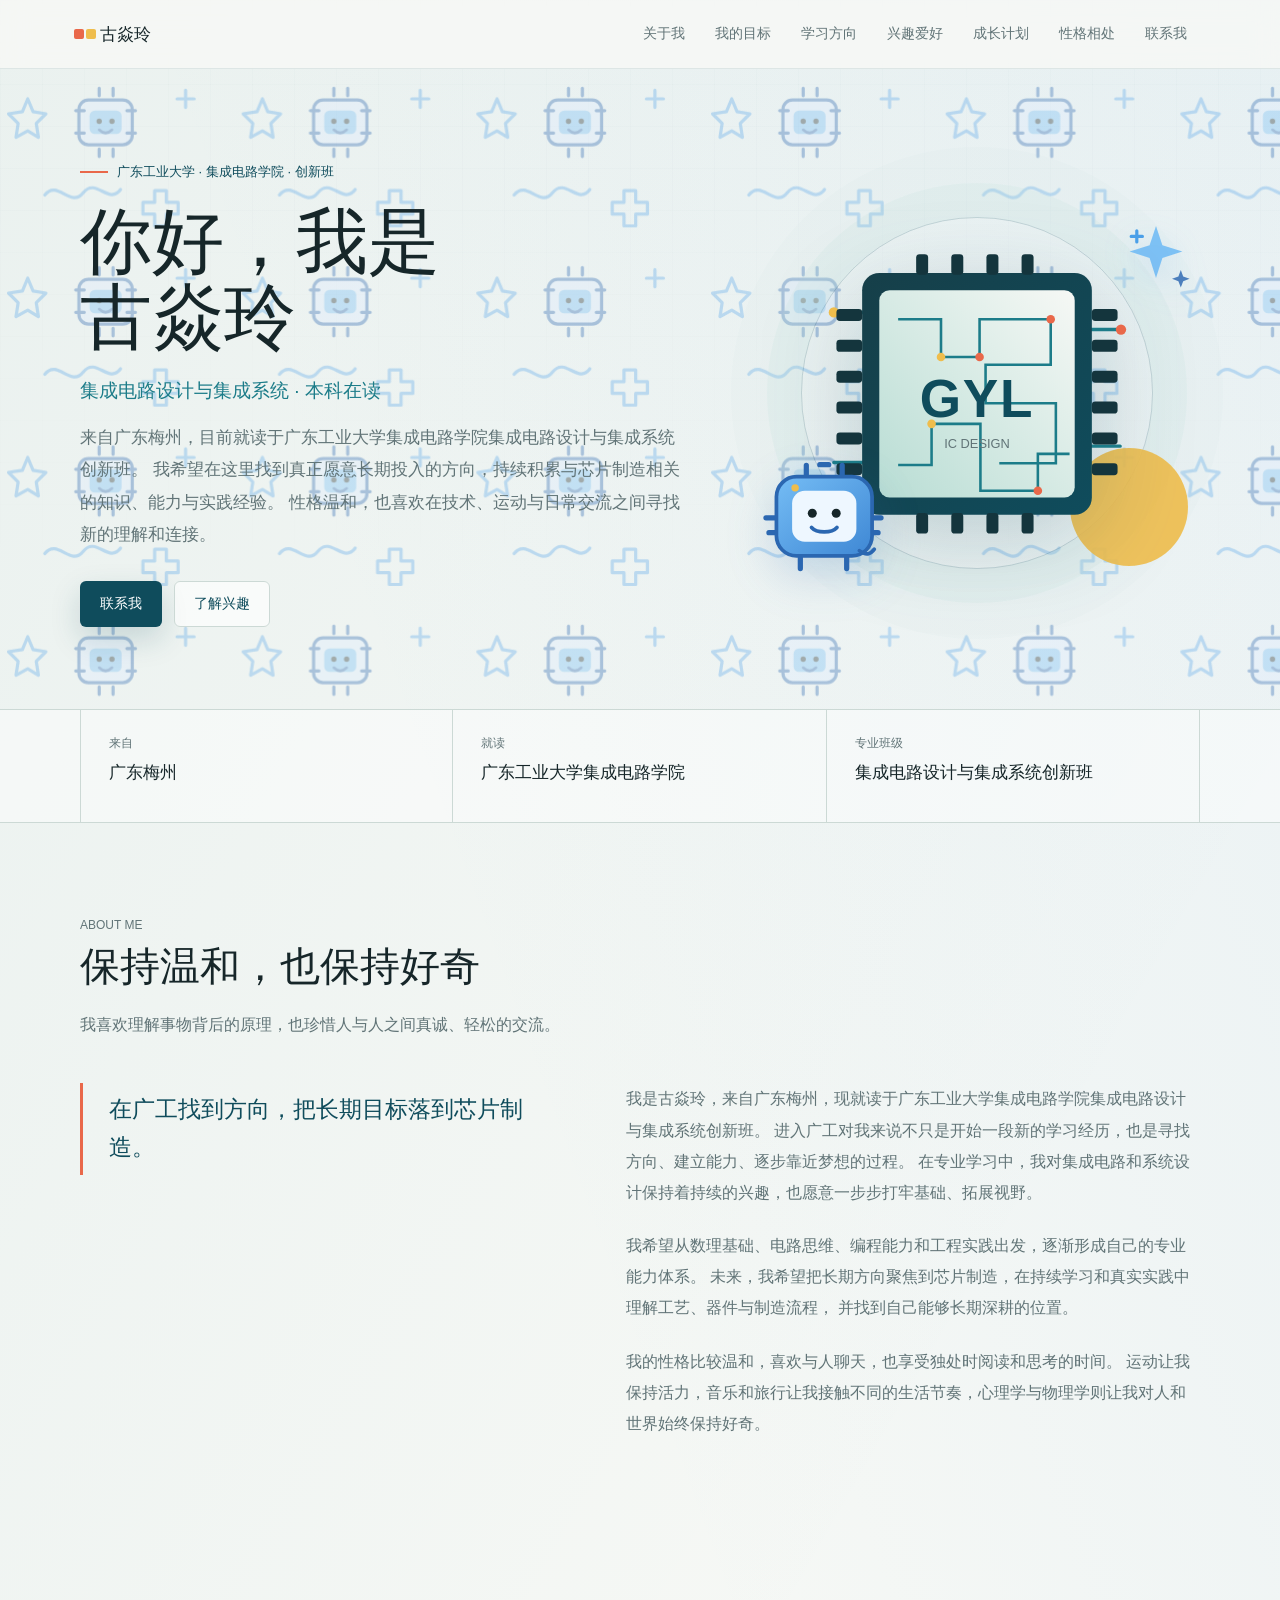
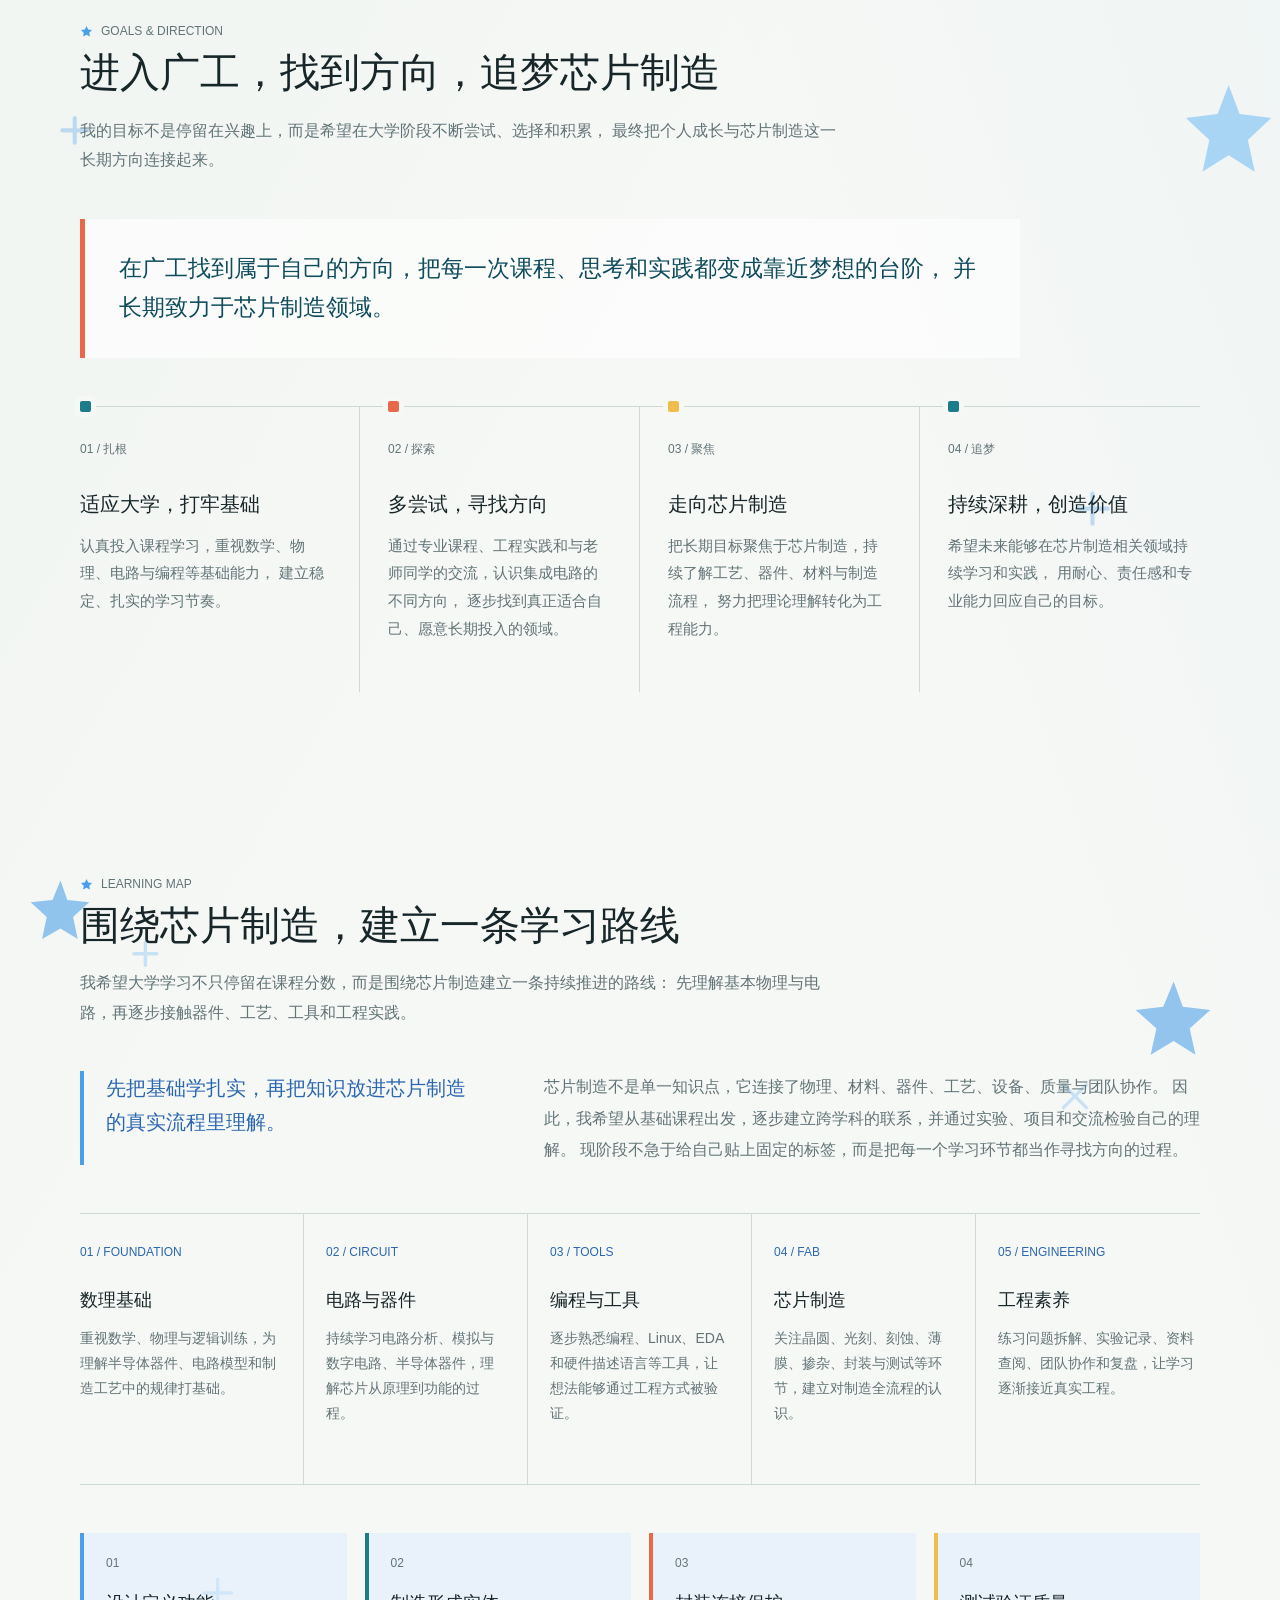
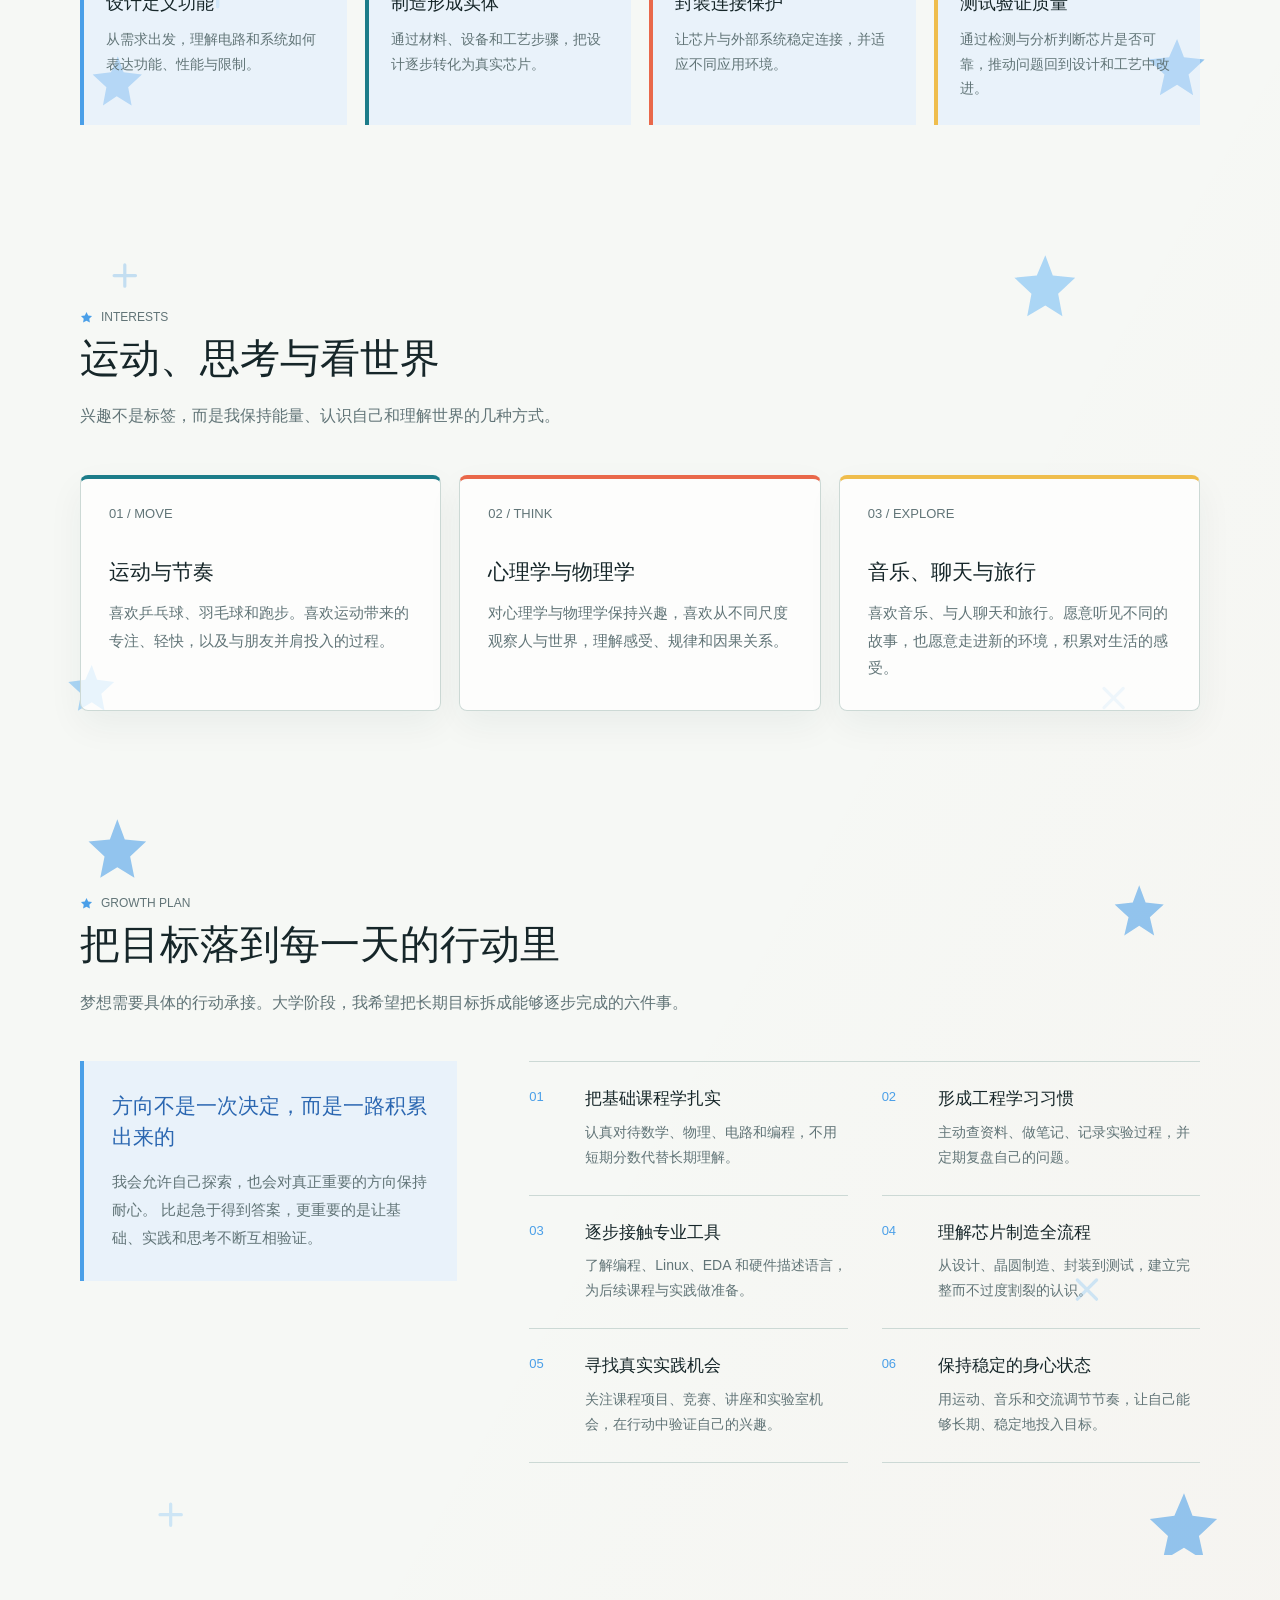
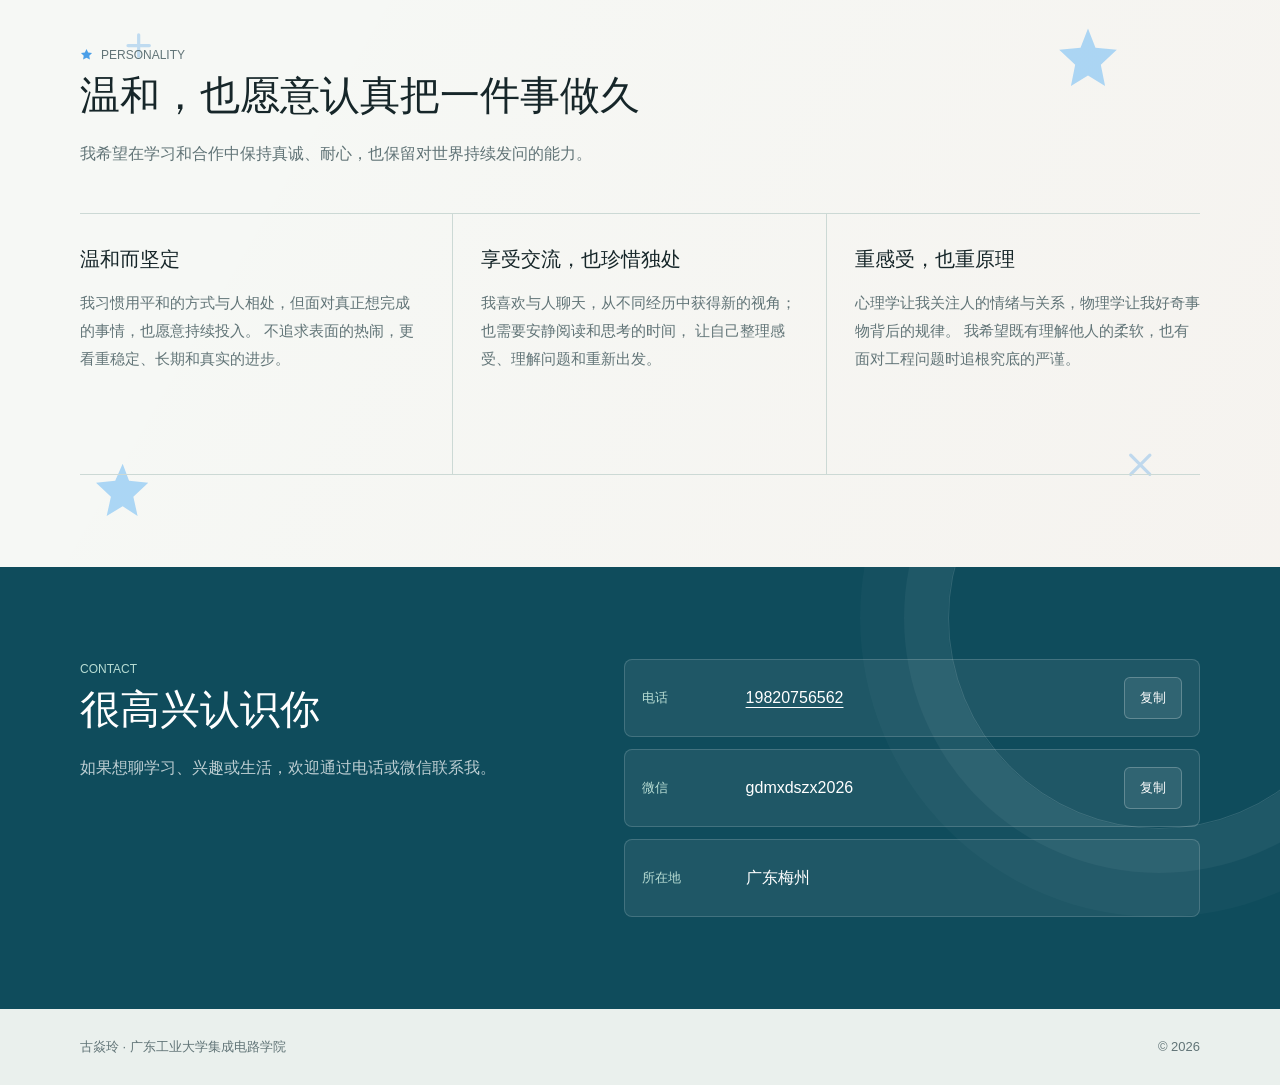
<file: index.html>
<!doctype html>
<html lang="zh-CN">
<head>
  <meta charset="utf-8">
  <meta name="viewport" content="width=device-width, initial-scale=1">
  <meta name="theme-color" content="#0f4c5c">
  <meta name="description" content="古焱玲的个人主页，广东工业大学集成电路学院集成电路设计与集成系统创新班，目标是在广工找到方向并致力于芯片制造。">
  <link rel="canonical" href="https://Yanlinng.github.io/reimagined-parakeet/">
  <meta property="og:title" content="古焱玲｜个人主页">
  <meta property="og:description" content="广东工业大学集成电路学院集成电路设计与集成系统创新班。">
  <meta property="og:url" content="https://Yanlinng.github.io/reimagined-parakeet/">
  <meta property="og:type" content="website">
  <title>古焱玲｜个人主页</title>
  <style>
    :root {
      color-scheme: light;
      --paper: #f6f8f5;
      --paper-deep: #eaf0ed;
      --white: #ffffff;
      --ink: #162629;
      --muted: #617477;
      --line: #ccd9d5;
      --teal: #0f4c5c;
      --teal-bright: #1c7c89;
      --coral: #e9684a;
      --yellow: #efbd4c;
      --blue: #4a9fe8;
      --blue-bright: #75bdf5;
      --blue-deep: #2b67b1;
      --blue-soft: #dcecff;
      --mint: #b8ddd4;
      --shadow: rgba(20, 55, 59, 0.12);
      --radius: 8px;
      font-family: "Microsoft YaHei UI", "PingFang SC", "Noto Sans SC", sans-serif;
    }

    * {
      box-sizing: border-box;
    }

    html {
      scroll-behavior: smooth;
    }

    body {
      min-width: 320px;
      margin: 0;
      color: var(--ink);
      background:
        linear-gradient(120deg, rgba(28, 124, 137, 0.055), transparent 38%),
        linear-gradient(250deg, rgba(74, 159, 232, 0.07), transparent 34%),
        linear-gradient(300deg, rgba(233, 104, 74, 0.045), transparent 34%),
        var(--paper);
    }

    body::before {
      content: "";
      position: fixed;
      inset: 0;
      z-index: -1;
      pointer-events: none;
      opacity: 0.38;
      background-image:
        linear-gradient(rgba(15, 76, 92, 0.045) 1px, transparent 1px),
        linear-gradient(90deg, rgba(15, 76, 92, 0.045) 1px, transparent 1px);
      background-size: 42px 42px;
      mask-image: linear-gradient(to bottom, black, transparent 78%);
    }

    a {
      color: inherit;
    }

    button,
    a {
      -webkit-tap-highlight-color: transparent;
    }

    button:focus-visible,
    a:focus-visible {
      outline: 3px solid var(--yellow);
      outline-offset: 3px;
    }

    .shell {
      width: min(1120px, calc(100% - 40px));
      margin: 0 auto;
    }

    .site-header {
      position: sticky;
      top: 0;
      z-index: 20;
      border-bottom: 1px solid rgba(15, 76, 92, 0.1);
      background: rgba(246, 248, 245, 0.88);
      backdrop-filter: blur(14px);
    }

    .nav {
      min-height: 68px;
      display: flex;
      align-items: center;
      justify-content: space-between;
      gap: 20px;
    }

    .wordmark {
      display: inline-flex;
      align-items: center;
      gap: 10px;
      color: var(--ink);
      text-decoration: none;
      font-size: 17px;
      font-weight: 500;
      letter-spacing: 0;
    }

    .wordmark::before {
      content: "";
      width: 10px;
      height: 10px;
      border-radius: 2px;
      background: var(--coral);
      box-shadow: 12px 0 0 var(--yellow);
      transform: translateX(-6px);
    }

    .nav-links {
      display: flex;
      align-items: center;
      gap: 4px;
    }

    .nav-links a {
      padding: 10px 13px;
      border-radius: 6px;
      color: var(--muted);
      text-decoration: none;
      font-size: 14px;
      transition: color 160ms ease, background 160ms ease;
    }

    .nav-links a:hover {
      color: var(--ink);
      background: rgba(15, 76, 92, 0.065);
    }

    .hero {
      position: relative;
      overflow: hidden;
      padding: 90px 0 82px;
    }

    .hero-doodles {
      position: absolute;
      inset: 0;
      width: 100%;
      height: 100%;
      z-index: 0;
      pointer-events: none;
      opacity: 0.68;
    }

    .hero-grid {
      position: relative;
      z-index: 2;
      display: grid;
      grid-template-columns: minmax(0, 1.15fr) minmax(290px, 0.85fr);
      align-items: center;
      gap: 70px;
    }

    .eyebrow {
      display: inline-flex;
      align-items: center;
      gap: 9px;
      margin: 0 0 22px;
      color: var(--teal);
      font-size: 13px;
      line-height: 1.4;
    }

    .eyebrow::before {
      content: "";
      width: 28px;
      height: 2px;
      background: var(--coral);
    }

    h1,
    h2,
    h3,
    p {
      margin-top: 0;
    }

    h1 {
      max-width: 720px;
      margin-bottom: 20px;
      font-size: 72px;
      line-height: 1.06;
      font-weight: 500;
      letter-spacing: 0;
    }

    .hero-role {
      margin-bottom: 17px;
      color: var(--teal-bright);
      font-size: 19px;
      line-height: 1.55;
      font-weight: 500;
    }

    .hero-copy {
      max-width: 670px;
      margin-bottom: 30px;
      color: var(--muted);
      font-size: 17px;
      line-height: 1.9;
    }

    .hero-actions {
      display: flex;
      align-items: center;
      gap: 12px;
      flex-wrap: wrap;
    }

    .button {
      min-height: 46px;
      display: inline-flex;
      align-items: center;
      justify-content: center;
      padding: 0 19px;
      border: 1px solid transparent;
      border-radius: 6px;
      text-decoration: none;
      font-size: 14px;
      font-weight: 500;
      transition: transform 160ms ease, background 160ms ease, border-color 160ms ease;
    }

    .button:hover {
      transform: translateY(-2px);
    }

    .button-primary {
      color: var(--white);
      background: var(--teal);
      box-shadow: 0 12px 30px rgba(15, 76, 92, 0.18);
    }

    .button-primary:hover {
      background: #0b3e4b;
    }

    .button-secondary {
      color: var(--teal);
      border-color: var(--line);
      background: rgba(255, 255, 255, 0.62);
    }

    .button-secondary:hover {
      border-color: var(--teal-bright);
      background: var(--white);
    }

    .portrait-wrap {
      position: relative;
      display: grid;
      place-items: center;
      min-height: 410px;
      isolation: isolate;
    }

    .portrait-wrap::before,
    .portrait-wrap::after {
      content: "";
      position: absolute;
      z-index: -1;
      border-radius: 50%;
    }

    .portrait-wrap::before {
      width: 350px;
      height: 350px;
      border: 1px solid rgba(15, 76, 92, 0.18);
      box-shadow:
        0 0 0 34px rgba(184, 221, 212, 0.14),
        0 0 0 70px rgba(184, 221, 212, 0.06);
    }

    .portrait-wrap::after {
      width: 118px;
      height: 118px;
      right: 12px;
      bottom: 32px;
      background: var(--yellow);
      opacity: 0.9;
    }

    .cartoon-chip {
      position: absolute;
      left: 0;
      bottom: 12px;
      z-index: 3;
      width: 142px;
      height: auto;
      filter: drop-shadow(0 16px 22px rgba(43, 103, 177, 0.2));
      animation: mascotFloat 4.2s ease-in-out infinite;
    }

    .cartoon-spark {
      position: absolute;
      top: 34px;
      right: 8px;
      z-index: 3;
      width: 72px;
      height: auto;
      filter: drop-shadow(0 10px 16px rgba(74, 159, 232, 0.22));
      animation: sparkFloat 3.4s ease-in-out infinite;
    }

    @keyframes mascotFloat {
      0%,
      100% {
        transform: translateY(0) rotate(-2deg);
      }

      50% {
        transform: translateY(-8px) rotate(1deg);
      }
    }

    @keyframes sparkFloat {
      0%,
      100% {
        transform: translateY(0) scale(1);
      }

      50% {
        transform: translateY(7px) scale(1.04);
      }
    }

    .chip-portrait {
      width: min(100%, 360px);
      height: auto;
      filter: drop-shadow(0 24px 42px rgba(15, 76, 92, 0.2));
    }

    .identity-strip {
      border-top: 1px solid var(--line);
      border-bottom: 1px solid var(--line);
      background: rgba(255, 255, 255, 0.44);
    }

    .identity-grid {
      display: grid;
      grid-template-columns: repeat(3, minmax(0, 1fr));
    }

    .identity-item {
      min-height: 112px;
      padding: 25px 28px;
      border-right: 1px solid var(--line);
    }

    .identity-item:first-child {
      border-left: 1px solid var(--line);
    }

    .identity-label,
    .section-kicker {
      display: block;
      margin-bottom: 8px;
      color: var(--muted);
      font-size: 12px;
      line-height: 1.4;
      letter-spacing: 0;
    }

    .identity-value {
      margin: 0;
      font-size: 17px;
      line-height: 1.55;
      font-weight: 500;
    }

    .section {
      padding: 92px 0;
    }

    .section-with-stars {
      position: relative;
      overflow: hidden;
    }

    .section-with-stars > .shell {
      position: relative;
      z-index: 1;
    }

    .section-stars {
      position: absolute;
      inset: 0;
      width: 100%;
      height: 100%;
      z-index: 0;
      pointer-events: none;
      opacity: 0.58;
    }

    .star-twinkle {
      transform-origin: center;
      animation: starTwinkle 3.8s ease-in-out infinite;
    }

    @keyframes starTwinkle {
      0%,
      100% {
        opacity: 0.42;
        transform: scale(0.9) rotate(0deg);
      }

      50% {
        opacity: 0.95;
        transform: scale(1.08) rotate(8deg);
      }
    }

    .section-heading {
      max-width: 760px;
      margin-bottom: 44px;
    }

    h2 {
      margin-bottom: 18px;
      font-size: 40px;
      line-height: 1.24;
      font-weight: 500;
      letter-spacing: 0;
    }

    .section-heading p {
      margin-bottom: 0;
      color: var(--muted);
      font-size: 16px;
      line-height: 1.85;
    }

    .about-layout {
      display: grid;
      grid-template-columns: minmax(0, 0.9fr) minmax(0, 1.1fr);
      gap: 76px;
      align-items: start;
    }

    .about-note {
      position: relative;
      padding: 8px 0 8px 26px;
      border-left: 3px solid var(--coral);
      color: var(--teal);
      font-size: 23px;
      line-height: 1.65;
      font-weight: 500;
    }

    .about-text {
      display: grid;
      gap: 22px;
    }

    .about-text p {
      margin-bottom: 0;
      color: var(--muted);
      font-size: 16px;
      line-height: 1.95;
    }

    .section-kicker {
      display: inline-flex;
      align-items: center;
      gap: 8px;
    }

    .title-star {
      width: 13px;
      height: 13px;
      flex: 0 0 auto;
      fill: var(--blue);
    }

    .goal-statement {
      max-width: 940px;
      margin: 0 0 48px;
      padding: 30px 34px;
      border-left: 5px solid var(--coral);
      background: rgba(255, 255, 255, 0.58);
      color: var(--teal);
      font-size: 23px;
      line-height: 1.72;
      font-weight: 500;
    }

    .goal-track {
      display: grid;
      grid-template-columns: repeat(4, minmax(0, 1fr));
      border-top: 1px solid var(--line);
    }

    .goal-step {
      position: relative;
      min-height: 285px;
      padding: 34px 28px 18px 0;
      border-right: 1px solid var(--line);
    }

    .goal-step:not(:first-child) {
      padding-left: 28px;
    }

    .goal-step:last-child {
      padding-right: 0;
      border-right: 0;
    }

    .goal-step::before {
      content: "";
      position: absolute;
      top: -6px;
      left: 0;
      width: 11px;
      height: 11px;
      border-radius: 2px;
      background: var(--teal-bright);
      box-shadow: 0 0 0 5px var(--paper);
    }

    .goal-step:not(:first-child)::before {
      left: 28px;
    }

    .goal-step:nth-child(2)::before {
      background: var(--coral);
    }

    .goal-step:nth-child(3)::before {
      background: var(--yellow);
    }

    .goal-index {
      display: block;
      margin-bottom: 32px;
      color: var(--muted);
      font-size: 12px;
      line-height: 1.4;
    }

    .goal-step h3 {
      margin-bottom: 14px;
      font-size: 20px;
      line-height: 1.4;
      font-weight: 500;
    }

    .goal-step p {
      margin-bottom: 0;
      color: var(--muted);
      font-size: 15px;
      line-height: 1.85;
    }

    .learning-intro {
      display: grid;
      grid-template-columns: minmax(0, 0.75fr) minmax(0, 1.25fr);
      gap: 70px;
      margin-bottom: 48px;
    }

    .learning-note {
      margin: 0;
      padding-left: 22px;
      border-left: 4px solid var(--blue);
      color: var(--blue-deep);
      font-size: 20px;
      line-height: 1.7;
      font-weight: 500;
    }

    .learning-copy {
      margin: 0;
      color: var(--muted);
      font-size: 16px;
      line-height: 1.95;
    }

    .knowledge-grid {
      display: grid;
      grid-template-columns: repeat(5, minmax(0, 1fr));
      border-top: 1px solid var(--line);
      border-bottom: 1px solid var(--line);
    }

    .knowledge-item {
      min-height: 270px;
      padding: 30px 22px 24px 0;
      border-right: 1px solid var(--line);
    }

    .knowledge-item:not(:first-child) {
      padding-left: 22px;
    }

    .knowledge-item:last-child {
      padding-right: 0;
      border-right: 0;
    }

    .knowledge-index {
      display: block;
      margin-bottom: 26px;
      color: var(--blue-deep);
      font-size: 12px;
      line-height: 1.4;
      font-variant-numeric: tabular-nums;
    }

    .knowledge-item h3 {
      margin-bottom: 13px;
      font-size: 18px;
      line-height: 1.45;
      font-weight: 500;
    }

    .knowledge-item p {
      margin-bottom: 0;
      color: var(--muted);
      font-size: 14px;
      line-height: 1.8;
    }

    .chip-chain {
      display: grid;
      grid-template-columns: repeat(4, minmax(0, 1fr));
      gap: 18px;
      margin-top: 48px;
    }

    .chain-step {
      min-height: 170px;
      padding: 24px 22px;
      border-left: 4px solid var(--blue);
      background: rgba(220, 236, 255, 0.48);
    }

    .chain-step:nth-child(2) {
      border-left-color: var(--teal-bright);
    }

    .chain-step:nth-child(3) {
      border-left-color: var(--coral);
    }

    .chain-step:nth-child(4) {
      border-left-color: var(--yellow);
    }

    .chain-step span {
      display: block;
      margin-bottom: 22px;
      color: var(--muted);
      font-size: 12px;
      line-height: 1;
    }

    .chain-step h3 {
      margin-bottom: 11px;
      font-size: 18px;
      line-height: 1.4;
      font-weight: 500;
    }

    .chain-step p {
      margin-bottom: 0;
      color: var(--muted);
      font-size: 14px;
      line-height: 1.75;
    }

    .action-layout {
      display: grid;
      grid-template-columns: minmax(0, 0.72fr) minmax(0, 1.28fr);
      gap: 72px;
      align-items: start;
    }

    .action-summary {
      position: sticky;
      top: 104px;
      padding: 30px 28px;
      border-left: 4px solid var(--blue);
      background: rgba(220, 236, 255, 0.48);
    }

    .action-summary h3 {
      margin-bottom: 16px;
      color: var(--blue-deep);
      font-size: 21px;
      line-height: 1.45;
      font-weight: 500;
    }

    .action-summary p {
      margin-bottom: 0;
      color: var(--muted);
      font-size: 15px;
      line-height: 1.85;
    }

    .action-list {
      display: grid;
      grid-template-columns: repeat(2, minmax(0, 1fr));
      gap: 0 34px;
      border-top: 1px solid var(--line);
    }

    .action-item {
      display: grid;
      grid-template-columns: 42px minmax(0, 1fr);
      gap: 14px;
      padding: 25px 0;
      border-bottom: 1px solid var(--line);
    }

    .action-number {
      color: var(--blue);
      font-size: 13px;
      line-height: 1.6;
      font-variant-numeric: tabular-nums;
    }

    .action-item h3 {
      margin-bottom: 8px;
      font-size: 17px;
      line-height: 1.45;
      font-weight: 500;
    }

    .action-item p {
      margin-bottom: 0;
      color: var(--muted);
      font-size: 14px;
      line-height: 1.78;
    }

    .personality-grid {
      display: grid;
      grid-template-columns: repeat(3, minmax(0, 1fr));
      border-top: 1px solid var(--line);
      border-bottom: 1px solid var(--line);
    }

    .personality-item {
      min-height: 260px;
      padding: 31px 28px 26px 0;
      border-right: 1px solid var(--line);
    }

    .personality-item:not(:first-child) {
      padding-left: 28px;
    }

    .personality-item:last-child {
      padding-right: 0;
      border-right: 0;
    }

    .personality-item h3 {
      margin-bottom: 15px;
      font-size: 20px;
      line-height: 1.45;
      font-weight: 500;
    }

    .personality-item p {
      margin-bottom: 0;
      color: var(--muted);
      font-size: 15px;
      line-height: 1.88;
    }

    .interest-grid {
      display: grid;
      grid-template-columns: repeat(3, minmax(0, 1fr));
      gap: 18px;
    }

    .interest-card {
      min-height: 230px;
      padding: 28px;
      border: 1px solid var(--line);
      border-top: 4px solid var(--teal-bright);
      border-radius: var(--radius);
      background: rgba(255, 255, 255, 0.72);
      box-shadow: 0 14px 36px rgba(20, 55, 59, 0.055);
      transition: transform 180ms ease, box-shadow 180ms ease;
    }

    .interest-card:nth-child(2) {
      border-top-color: var(--coral);
    }

    .interest-card:nth-child(3) {
      border-top-color: var(--yellow);
    }

    .interest-card:hover {
      transform: translateY(-5px);
      box-shadow: 0 20px 44px rgba(20, 55, 59, 0.1);
    }

    .interest-number {
      display: block;
      margin-bottom: 38px;
      color: var(--muted);
      font-size: 13px;
      line-height: 1;
      font-variant-numeric: tabular-nums;
    }

    .interest-card h3 {
      margin-bottom: 14px;
      font-size: 21px;
      line-height: 1.3;
      font-weight: 500;
    }

    .interest-card p {
      margin-bottom: 0;
      color: var(--muted);
      font-size: 15px;
      line-height: 1.85;
    }

    .contact-band {
      position: relative;
      overflow: hidden;
      color: var(--white);
      background: var(--teal);
    }

    .contact-band::after {
      content: "";
      position: absolute;
      right: -90px;
      top: -160px;
      width: 420px;
      height: 420px;
      border: 1px solid rgba(255, 255, 255, 0.14);
      border-radius: 50%;
      box-shadow:
        0 0 0 44px rgba(255, 255, 255, 0.045),
        0 0 0 88px rgba(255, 255, 255, 0.025);
      pointer-events: none;
    }

    .contact-layout {
      position: relative;
      z-index: 1;
      display: grid;
      grid-template-columns: minmax(0, 0.9fr) minmax(0, 1.1fr);
      gap: 72px;
      align-items: start;
    }

    .contact-copy .section-kicker {
      color: var(--mint);
    }

    .contact-copy h2 {
      max-width: 500px;
      color: var(--white);
    }

    .contact-copy p {
      max-width: 520px;
      margin-bottom: 0;
      color: rgba(255, 255, 255, 0.72);
      font-size: 16px;
      line-height: 1.85;
    }

    .contact-list {
      display: grid;
      gap: 12px;
    }

    .contact-row {
      display: grid;
      grid-template-columns: 90px minmax(0, 1fr) auto;
      align-items: center;
      gap: 14px;
      min-height: 78px;
      padding: 15px 17px;
      border: 1px solid rgba(255, 255, 255, 0.16);
      border-radius: var(--radius);
      background: rgba(255, 255, 255, 0.065);
    }

    .contact-label {
      color: var(--mint);
      font-size: 13px;
    }

    .contact-value {
      min-width: 0;
      overflow-wrap: anywhere;
      font-size: 16px;
      line-height: 1.5;
    }

    .contact-value a {
      color: inherit;
      text-decoration-thickness: 1px;
      text-underline-offset: 4px;
    }

    .copy-button {
      min-width: 58px;
      min-height: 42px;
      padding: 0 13px;
      border: 1px solid rgba(255, 255, 255, 0.24);
      border-radius: 6px;
      color: var(--white);
      background: rgba(255, 255, 255, 0.08);
      font: inherit;
      font-size: 13px;
      cursor: pointer;
      transition: background 150ms ease, border-color 150ms ease;
    }

    .copy-button:hover {
      border-color: rgba(255, 255, 255, 0.55);
      background: rgba(255, 255, 255, 0.15);
    }

    .footer {
      padding: 28px 0;
      color: var(--muted);
      background: var(--paper-deep);
    }

    .footer-inner {
      display: flex;
      align-items: center;
      justify-content: space-between;
      gap: 18px;
      font-size: 13px;
      line-height: 1.6;
    }

    .toast {
      position: fixed;
      left: 50%;
      bottom: 24px;
      z-index: 50;
      min-width: 150px;
      padding: 12px 18px;
      border-radius: 6px;
      color: var(--white);
      background: var(--ink);
      box-shadow: 0 12px 34px var(--shadow);
      text-align: center;
      font-size: 14px;
      opacity: 0;
      pointer-events: none;
      transform: translate(-50%, 12px);
      transition: opacity 160ms ease, transform 160ms ease;
    }

    .toast.visible {
      opacity: 1;
      transform: translate(-50%, 0);
    }

    .reveal {
      opacity: 0;
      transform: translateY(24px);
      transition: opacity 500ms ease, transform 500ms ease;
    }

    .reveal.visible {
      opacity: 1;
      transform: translateY(0);
    }

    @media (max-width: 900px) {
      .hero {
        padding-top: 66px;
      }

      .hero-grid,
      .about-layout,
      .contact-layout {
        grid-template-columns: 1fr;
        gap: 48px;
      }

      .portrait-wrap {
        min-height: 340px;
      }

      .cartoon-chip {
        left: 5%;
        bottom: 2px;
        width: 126px;
      }

      .cartoon-spark {
        top: 14px;
        right: 6%;
        width: 62px;
      }

      .identity-grid {
        grid-template-columns: 1fr;
      }

      .identity-item,
      .identity-item:first-child {
        border-right: 1px solid var(--line);
        border-bottom: 1px solid var(--line);
        border-left: 1px solid var(--line);
      }

      .identity-item:last-child {
        border-bottom: 0;
      }

      .interest-grid {
        grid-template-columns: 1fr;
      }

      .goal-track {
        grid-template-columns: 1fr;
        border-top: 0;
      }

      .goal-step,
      .goal-step:not(:first-child) {
        min-height: 0;
        padding: 0 0 30px 27px;
        border-right: 0;
        border-left: 1px solid var(--line);
      }

      .goal-step:last-child {
        padding-bottom: 0;
      }

      .goal-step::before,
      .goal-step:not(:first-child)::before {
        top: 4px;
        left: -6px;
      }

      .goal-index {
        margin-bottom: 12px;
      }

      .learning-intro,
      .action-layout {
        grid-template-columns: 1fr;
        gap: 36px;
      }

      .knowledge-grid {
        grid-template-columns: repeat(2, minmax(0, 1fr));
        border-bottom: 0;
      }

      .knowledge-item,
      .knowledge-item:not(:first-child) {
        min-height: 0;
        padding: 25px 22px;
        border-right: 1px solid var(--line);
        border-bottom: 1px solid var(--line);
      }

      .knowledge-item:nth-child(even) {
        border-right: 0;
      }

      .chip-chain {
        grid-template-columns: repeat(2, minmax(0, 1fr));
      }

      .action-summary {
        position: static;
      }

      .personality-grid {
        grid-template-columns: 1fr;
        border-bottom: 0;
      }

      .personality-item,
      .personality-item:not(:first-child) {
        min-height: 0;
        padding: 25px 0;
        border-right: 0;
        border-bottom: 1px solid var(--line);
      }

      .interest-card {
        min-height: 0;
      }

      .interest-number {
        margin-bottom: 22px;
      }
    }

    @media (max-width: 620px) {
      .shell {
        width: min(100% - 28px, 1120px);
      }

      .nav {
        min-height: 62px;
      }

      .nav-links {
        display: none;
      }

      .hero {
        padding: 52px 0 58px;
      }

      .hero-grid {
        gap: 32px;
      }

      .eyebrow {
        margin-bottom: 17px;
      }

      h1 {
        margin-bottom: 16px;
        font-size: 48px;
      }

      .hero-role {
        font-size: 17px;
      }

      .hero-copy {
        font-size: 16px;
        line-height: 1.85;
      }

      .hero-actions {
        align-items: stretch;
      }

      .button {
        flex: 1;
      }

      .portrait-wrap {
        min-height: 300px;
      }

      .portrait-wrap::before {
        width: 252px;
        height: 252px;
      }

      .portrait-wrap::after {
        width: 82px;
        height: 82px;
        right: 18px;
        bottom: 25px;
      }

      .cartoon-chip {
        left: -2px;
        bottom: -4px;
        width: 106px;
      }

      .cartoon-spark {
        top: 0;
        right: -4px;
        width: 54px;
      }

      .identity-item {
        padding: 21px 20px;
      }

      .section {
        padding: 68px 0;
      }

      h2 {
        font-size: 32px;
      }

      .about-layout {
        gap: 30px;
      }

      .about-note {
        font-size: 20px;
      }

      .goal-statement {
        margin-bottom: 36px;
        padding: 24px 22px;
        font-size: 19px;
      }

      .learning-intro {
        margin-bottom: 34px;
      }

      .learning-note {
        font-size: 18px;
      }

      .knowledge-grid,
      .chip-chain,
      .action-list {
        grid-template-columns: 1fr;
      }

      .knowledge-item,
      .knowledge-item:not(:first-child),
      .knowledge-item:nth-child(even) {
        padding: 23px 0;
        border-right: 0;
      }

      .chain-step {
        min-height: 0;
      }

      .action-summary {
        padding: 24px 22px;
      }

      .personality-item h3 {
        font-size: 18px;
      }

      .interest-card {
        padding: 23px;
      }

      .contact-layout {
        gap: 38px;
      }

      .contact-row {
        grid-template-columns: 1fr auto;
        gap: 8px 14px;
      }

      .contact-label {
        grid-column: 1 / -1;
      }

      .contact-value {
        font-size: 15px;
      }

      .footer-inner {
        align-items: flex-start;
        flex-direction: column;
        gap: 6px;
      }
    }

    @media (prefers-reduced-motion: reduce) {
      html {
        scroll-behavior: auto;
      }

      *,
      *::before,
      *::after {
        transition-duration: 0.01ms !important;
        animation-duration: 0.01ms !important;
        animation-iteration-count: 1 !important;
      }

      .reveal {
        opacity: 1;
        transform: none;
      }
    }
  </style>
</head>
<body>
  <header class="site-header">
    <nav class="nav shell" aria-label="主导航">
      <a class="wordmark" href="#top">古焱玲</a>
      <div class="nav-links">
        <a href="#about">关于我</a>
        <a href="#goals">我的目标</a>
        <a href="#learning">学习方向</a>
        <a href="#interests">兴趣爱好</a>
        <a href="#actions">成长计划</a>
        <a href="#personality">性格相处</a>
        <a href="#contact">联系我</a>
      </div>
    </nav>
  </header>

  <main id="top">
    <section class="hero">
      <svg class="hero-doodles" viewBox="0 0 1200 600" preserveAspectRatio="none" aria-hidden="true">
        <defs>
          <pattern id="blueCartoonPattern" width="220" height="168" patternUnits="userSpaceOnUse">
            <g opacity="0.46" fill="none" stroke="#4a9fe8" stroke-width="3" stroke-linecap="round" stroke-linejoin="round">
              <path d="M26 28l5 12 12 2-9 9 2 13-10-6-11 6 2-13-9-9 13-2z"/>
              <path d="M42 118c12-15 24 13 36-2s24 12 35-3"/>
              <path d="M166 28h16M174 20v16"/>
              <path d="M145 114h11v11h11v11h-11v11h-11v-11h-11v-11h11z"/>
            </g>
            <g opacity="0.52">
              <rect x="74" y="29" width="50" height="42" rx="9" fill="#dcecff" stroke="#2b67b1" stroke-width="3"/>
              <rect x="84" y="39" width="30" height="22" rx="5" fill="#75bdf5"/>
              <circle cx="93" cy="49" r="2.5" fill="#162629"/>
              <circle cx="105" cy="49" r="2.5" fill="#162629"/>
              <path d="M93 57c4 4 8 4 12 0" fill="none" stroke="#2b67b1" stroke-width="2.5" stroke-linecap="round"/>
              <path d="M79 39h-8M79 60h-8M119 39h8M119 60h8M93 25v-7M106 25v-7M93 75v7M106 75v7" stroke="#2b67b1" stroke-width="3" stroke-linecap="round"/>
            </g>
          </pattern>
        </defs>
        <rect width="1200" height="600" fill="url(#blueCartoonPattern)"/>
      </svg>
      <div class="hero-grid shell">
        <div>
          <p class="eyebrow">广东工业大学 · 集成电路学院 · 创新班</p>
          <h1>你好，我是<br>古焱玲</h1>
          <p class="hero-role">集成电路设计与集成系统 · 本科在读</p>
          <p class="hero-copy">
            来自广东梅州，目前就读于广东工业大学集成电路学院集成电路设计与集成系统创新班。
            我希望在这里找到真正愿意长期投入的方向，持续积累与芯片制造相关的知识、能力与实践经验。
            性格温和，也喜欢在技术、运动与日常交流之间寻找新的理解和连接。
          </p>
          <div class="hero-actions">
            <a class="button button-primary" href="#contact">联系我</a>
            <a class="button button-secondary" href="#interests">了解兴趣</a>
          </div>
        </div>

        <div class="portrait-wrap" aria-label="古焱玲的芯片主题个人标识">
          <svg class="chip-portrait" viewBox="0 0 420 420" role="img" aria-labelledby="chipTitle chipDesc">
            <title id="chipTitle">集成电路主题个人标识</title>
            <desc id="chipDesc">带有 GYL 字母、电路走线和芯片引脚的装饰性图形，不代表真实照片。</desc>
            <defs>
              <linearGradient id="chipBody" x1="0" y1="0" x2="1" y2="1">
                <stop offset="0%" stop-color="#163f49"/>
                <stop offset="100%" stop-color="#0f4c5c"/>
              </linearGradient>
              <linearGradient id="chipInner" x1="0" y1="1" x2="1" y2="0">
                <stop offset="0%" stop-color="#b8ddd4"/>
                <stop offset="100%" stop-color="#f6f8f5"/>
              </linearGradient>
            </defs>
            <g fill="none" stroke="#1c7c89" stroke-width="4" stroke-linecap="round">
              <path d="M42 116h48V78h52"/>
              <path d="M278 78h49v58h51"/>
              <path d="M43 291h70v51h50"/>
              <path d="M262 342h64v-70h51"/>
              <circle cx="43" cy="116" r="6" fill="#efbd4c" stroke="none"/>
              <circle cx="378" cy="136" r="6" fill="#e9684a" stroke="none"/>
              <circle cx="163" cy="342" r="6" fill="#e9684a" stroke="none"/>
              <circle cx="326" cy="272" r="6" fill="#efbd4c" stroke="none"/>
            </g>
            <g transform="translate(76 70)">
              <rect width="268" height="282" rx="20" fill="url(#chipBody)"/>
              <rect x="20" y="20" width="228" height="242" rx="12" fill="url(#chipInner)"/>
              <g fill="#14353d">
                <rect x="-30" y="42" width="30" height="14" rx="4"/>
                <rect x="-30" y="78" width="30" height="14" rx="4"/>
                <rect x="-30" y="114" width="30" height="14" rx="4"/>
                <rect x="-30" y="150" width="30" height="14" rx="4"/>
                <rect x="-30" y="186" width="30" height="14" rx="4"/>
                <rect x="-30" y="222" width="30" height="14" rx="4"/>
                <rect x="268" y="42" width="30" height="14" rx="4"/>
                <rect x="268" y="78" width="30" height="14" rx="4"/>
                <rect x="268" y="114" width="30" height="14" rx="4"/>
                <rect x="268" y="150" width="30" height="14" rx="4"/>
                <rect x="268" y="186" width="30" height="14" rx="4"/>
                <rect x="268" y="222" width="30" height="14" rx="4"/>
                <rect x="63" y="-22" width="14" height="24" rx="4"/>
                <rect x="104" y="-22" width="14" height="24" rx="4"/>
                <rect x="145" y="-22" width="14" height="24" rx="4"/>
                <rect x="186" y="-22" width="14" height="24" rx="4"/>
                <rect x="63" y="280" width="14" height="24" rx="4"/>
                <rect x="104" y="280" width="14" height="24" rx="4"/>
                <rect x="145" y="280" width="14" height="24" rx="4"/>
                <rect x="186" y="280" width="14" height="24" rx="4"/>
              </g>
              <g fill="none" stroke="#1c7c89" stroke-width="3">
                <path d="M42 54h50v44h45v-44h83v53h-76v45h82v70h-66"/>
                <path d="M42 224h39v-48h57v78h67v-43h37"/>
                <circle cx="92" cy="98" r="5" fill="#efbd4c" stroke="none"/>
                <circle cx="137" cy="98" r="5" fill="#e9684a" stroke="none"/>
                <circle cx="220" cy="54" r="5" fill="#e9684a" stroke="none"/>
                <circle cx="81" cy="176" r="5" fill="#efbd4c" stroke="none"/>
                <circle cx="205" cy="254" r="5" fill="#e9684a" stroke="none"/>
              </g>
              <text x="134" y="168" fill="#0f4c5c" text-anchor="middle" font-family="Arial, sans-serif" font-size="62" font-weight="700" letter-spacing="2">GYL</text>
              <text x="134" y="204" fill="#617477" text-anchor="middle" font-family="Microsoft YaHei, sans-serif" font-size="15">IC DESIGN</text>
            </g>
          </svg>
          <svg class="cartoon-chip" viewBox="0 0 190 180" aria-hidden="true">
            <defs>
              <linearGradient id="cartoonChipBlue" x1="0" y1="0" x2="1" y2="1">
                <stop offset="0%" stop-color="#75bdf5"/>
                <stop offset="100%" stop-color="#3e87d4"/>
              </linearGradient>
            </defs>
            <g fill="none" stroke="#2b67b1" stroke-width="7" stroke-linecap="round">
              <path d="M62 133v23M124 133v23"/>
              <path d="M36 88H16M36 108H20M150 88h20M150 108h16"/>
              <path d="M70 36V18M118 36V18"/>
              <path d="M88 17h12"/>
            </g>
            <rect x="30" y="33" width="128" height="106" rx="27" fill="url(#cartoonChipBlue)" stroke="#2b67b1" stroke-width="5"/>
            <rect x="51" y="52" width="86" height="68" rx="17" fill="#eef7ff"/>
            <circle cx="78" cy="82" r="6" fill="#162629"/>
            <circle cx="110" cy="82" r="6" fill="#162629"/>
            <path d="M77 101c7 8 27 8 34 0" fill="none" stroke="#2b67b1" stroke-width="5" stroke-linecap="round"/>
            <circle cx="55" cy="48" r="5" fill="#efbd4c"/>
            <path d="M141 132c9 7 15 5 20-2" fill="none" stroke="#2b67b1" stroke-width="5" stroke-linecap="round"/>
          </svg>
          <svg class="cartoon-spark" viewBox="0 0 90 90" aria-hidden="true">
            <path d="M45 5l8 24 25 8-25 8-8 25-8-25-25-8 25-8z" fill="#75bdf5" opacity="0.92"/>
            <path d="M76 60l3 8 8 3-8 3-3 8-3-8-8-3 8-3z" fill="#2b67b1" opacity="0.82"/>
            <path d="M14 18h14M21 11v14" stroke="#4a9fe8" stroke-width="4" stroke-linecap="round"/>
          </svg>
        </div>
      </div>
    </section>

    <section class="identity-strip" aria-label="基本信息">
      <div class="identity-grid shell">
        <div class="identity-item reveal">
          <span class="identity-label">来自</span>
          <p class="identity-value">广东梅州</p>
        </div>
        <div class="identity-item reveal">
          <span class="identity-label">就读</span>
          <p class="identity-value">广东工业大学集成电路学院</p>
        </div>
        <div class="identity-item reveal">
          <span class="identity-label">专业班级</span>
          <p class="identity-value">集成电路设计与集成系统创新班</p>
        </div>
      </div>
    </section>

    <section class="section" id="about">
      <div class="shell">
        <div class="section-heading reveal">
          <span class="section-kicker">ABOUT ME</span>
          <h2>保持温和，也保持好奇</h2>
          <p>我喜欢理解事物背后的原理，也珍惜人与人之间真诚、轻松的交流。</p>
        </div>

        <div class="about-layout">
          <p class="about-note reveal">在广工找到方向，把长期目标落到芯片制造。</p>
          <div class="about-text">
            <p class="reveal">
              我是古焱玲，来自广东梅州，现就读于广东工业大学集成电路学院集成电路设计与集成系统创新班。
              进入广工对我来说不只是开始一段新的学习经历，也是寻找方向、建立能力、逐步靠近梦想的过程。
              在专业学习中，我对集成电路和系统设计保持着持续的兴趣，也愿意一步步打牢基础、拓展视野。
            </p>
            <p class="reveal">
              我希望从数理基础、电路思维、编程能力和工程实践出发，逐渐形成自己的专业能力体系。
              未来，我希望把长期方向聚焦到芯片制造，在持续学习和真实实践中理解工艺、器件与制造流程，
              并找到自己能够长期深耕的位置。
            </p>
            <p class="reveal">
              我的性格比较温和，喜欢与人聊天，也享受独处时阅读和思考的时间。
              运动让我保持活力，音乐和旅行让我接触不同的生活节奏，心理学与物理学则让我对人和世界始终保持好奇。
            </p>
          </div>
        </div>
      </div>
    </section>

    <section class="section section-with-stars" id="goals">
      <svg class="section-stars" viewBox="0 0 1200 620" preserveAspectRatio="xMidYMid slice" aria-hidden="true">
        <g fill="#75bdf5">
          <path class="star-twinkle" d="M105 78l7 18 20 2-15 14 4 20-16-10-16 10 4-20-15-14 20-2z"/>
          <path class="star-twinkle" style="animation-delay:-1.4s" d="M1028 112l8 21 23 3-17 16 5 23-19-12-19 12 5-23-17-16 23-3z"/>
          <path class="star-twinkle" style="animation-delay:-2.2s" d="M1090 516l5 14 15 2-11 10 3 15-12-8-12 8 3-15-11-10 15-2z"/>
        </g>
        <g fill="none" stroke="#4a9fe8" stroke-width="3" stroke-linecap="round" opacity="0.55">
          <path d="M180 145h18M189 136v18"/>
          <path d="M918 420h22M929 409v22"/>
          <path d="M62 390l16 16M78 390l-16 16"/>
        </g>
      </svg>
      <div class="shell">
        <div class="section-heading reveal">
          <span class="section-kicker">
            <svg class="title-star" viewBox="0 0 24 24" aria-hidden="true"><path d="M12 1.8l3.1 6.4 7.1 1-5.1 5 1.2 7-6.3-3.3-6.3 3.3 1.2-7-5.1-5 7.1-1z"/></svg>
            GOALS & DIRECTION
          </span>
          <h2>进入广工，找到方向，追梦芯片制造</h2>
          <p>
            我的目标不是停留在兴趣上，而是希望在大学阶段不断尝试、选择和积累，
            最终把个人成长与芯片制造这一长期方向连接起来。
          </p>
        </div>

        <blockquote class="goal-statement reveal">
          在广工找到属于自己的方向，把每一次课程、思考和实践都变成靠近梦想的台阶，
          并长期致力于芯片制造领域。
        </blockquote>

        <div class="goal-track">
          <article class="goal-step reveal">
            <span class="goal-index">01 / 扎根</span>
            <h3>适应大学，打牢基础</h3>
            <p>
              认真投入课程学习，重视数学、物理、电路与编程等基础能力，
              建立稳定、扎实的学习节奏。
            </p>
          </article>
          <article class="goal-step reveal">
            <span class="goal-index">02 / 探索</span>
            <h3>多尝试，寻找方向</h3>
            <p>
              通过专业课程、工程实践和与老师同学的交流，认识集成电路的不同方向，
              逐步找到真正适合自己、愿意长期投入的领域。
            </p>
          </article>
          <article class="goal-step reveal">
            <span class="goal-index">03 / 聚焦</span>
            <h3>走向芯片制造</h3>
            <p>
              把长期目标聚焦于芯片制造，持续了解工艺、器件、材料与制造流程，
              努力把理论理解转化为工程能力。
            </p>
          </article>
          <article class="goal-step reveal">
            <span class="goal-index">04 / 追梦</span>
            <h3>持续深耕，创造价值</h3>
            <p>
              希望未来能够在芯片制造相关领域持续学习和实践，
              用耐心、责任感和专业能力回应自己的目标。
            </p>
          </article>
        </div>
      </div>
    </section>

    <section class="section section-with-stars" id="learning">
      <svg class="section-stars" viewBox="0 0 1200 900" preserveAspectRatio="xMidYMid slice" aria-hidden="true">
        <g fill="#4a9fe8">
          <path class="star-twinkle" d="M95 84l6 17 19 2-14 13 4 19-15-9-16 9 4-19-14-13 19-2z"/>
          <path class="star-twinkle" style="animation-delay:-1s" d="M1065 172l8 22 24 3-18 16 5 23-19-12-20 12 5-23-18-16 24-3z"/>
          <path class="star-twinkle" style="animation-delay:-2.6s" d="M145 760l5 14 16 2-12 11 3 16-13-8-12 8 3-16-12-11 16-2z"/>
          <path class="star-twinkle" style="animation-delay:-1.8s" d="M1068 745l6 16 18 2-14 13 4 18-14-9-15 9 4-18-14-13 18-2z"/>
        </g>
        <g fill="none" stroke="#75bdf5" stroke-width="3" stroke-linecap="round" opacity="0.6">
          <path d="M159 148h20M169 138v20"/>
          <path d="M969 262l20 20M989 262l-20 20"/>
          <path d="M220 705h24M232 693v24"/>
        </g>
      </svg>
      <div class="shell">
        <div class="section-heading reveal">
          <span class="section-kicker">
            <svg class="title-star" viewBox="0 0 24 24" aria-hidden="true"><path d="M12 1.8l3.1 6.4 7.1 1-5.1 5 1.2 7-6.3-3.3-6.3 3.3 1.2-7-5.1-5 7.1-1z"/></svg>
            LEARNING MAP
          </span>
          <h2>围绕芯片制造，建立一条学习路线</h2>
          <p>
            我希望大学学习不只停留在课程分数，而是围绕芯片制造建立一条持续推进的路线：
            先理解基本物理与电路，再逐步接触器件、工艺、工具和工程实践。
          </p>
        </div>

        <div class="learning-intro">
          <p class="learning-note reveal">
            先把基础学扎实，再把知识放进芯片制造的真实流程里理解。
          </p>
          <p class="learning-copy reveal">
            芯片制造不是单一知识点，它连接了物理、材料、器件、工艺、设备、质量与团队协作。
            因此，我希望从基础课程出发，逐步建立跨学科的联系，并通过实验、项目和交流检验自己的理解。
            现阶段不急于给自己贴上固定的标签，而是把每一个学习环节都当作寻找方向的过程。
          </p>
        </div>

        <div class="knowledge-grid">
          <article class="knowledge-item reveal">
            <span class="knowledge-index">01 / FOUNDATION</span>
            <h3>数理基础</h3>
            <p>重视数学、物理与逻辑训练，为理解半导体器件、电路模型和制造工艺中的规律打基础。</p>
          </article>
          <article class="knowledge-item reveal">
            <span class="knowledge-index">02 / CIRCUIT</span>
            <h3>电路与器件</h3>
            <p>持续学习电路分析、模拟与数字电路、半导体器件，理解芯片从原理到功能的过程。</p>
          </article>
          <article class="knowledge-item reveal">
            <span class="knowledge-index">03 / TOOLS</span>
            <h3>编程与工具</h3>
            <p>逐步熟悉编程、Linux、EDA 和硬件描述语言等工具，让想法能够通过工程方式被验证。</p>
          </article>
          <article class="knowledge-item reveal">
            <span class="knowledge-index">04 / FAB</span>
            <h3>芯片制造</h3>
            <p>关注晶圆、光刻、刻蚀、薄膜、掺杂、封装与测试等环节，建立对制造全流程的认识。</p>
          </article>
          <article class="knowledge-item reveal">
            <span class="knowledge-index">05 / ENGINEERING</span>
            <h3>工程素养</h3>
            <p>练习问题拆解、实验记录、资料查阅、团队协作和复盘，让学习逐渐接近真实工程。</p>
          </article>
        </div>

        <div class="chip-chain">
          <article class="chain-step reveal">
            <span>01</span>
            <h3>设计定义功能</h3>
            <p>从需求出发，理解电路和系统如何表达功能、性能与限制。</p>
          </article>
          <article class="chain-step reveal">
            <span>02</span>
            <h3>制造形成实体</h3>
            <p>通过材料、设备和工艺步骤，把设计逐步转化为真实芯片。</p>
          </article>
          <article class="chain-step reveal">
            <span>03</span>
            <h3>封装连接保护</h3>
            <p>让芯片与外部系统稳定连接，并适应不同应用环境。</p>
          </article>
          <article class="chain-step reveal">
            <span>04</span>
            <h3>测试验证质量</h3>
            <p>通过检测与分析判断芯片是否可靠，推动问题回到设计和工艺中改进。</p>
          </article>
        </div>
      </div>
    </section>

    <section class="section section-with-stars" id="interests">
      <svg class="section-stars" viewBox="0 0 1200 650" preserveAspectRatio="xMidYMid slice" aria-hidden="true">
        <g fill="#75bdf5">
          <path class="star-twinkle" d="M980 86l7 19 21 2-16 15 4 21-16-10-17 10 4-21-16-15 21-2z"/>
          <path class="star-twinkle" style="animation-delay:-1.7s" d="M86 470l5 14 16 2-12 11 3 16-12-8-13 8 3-16-12-11 16-2z"/>
        </g>
        <g fill="none" stroke="#4a9fe8" stroke-width="3" stroke-linecap="round" opacity="0.5">
          <path d="M107 105h20M117 95v20"/>
          <path d="M1035 492l18 18M1053 492l-18 18"/>
        </g>
      </svg>
      <div class="shell">
        <div class="section-heading reveal">
          <span class="section-kicker">
            <svg class="title-star" viewBox="0 0 24 24" aria-hidden="true"><path d="M12 1.8l3.1 6.4 7.1 1-5.1 5 1.2 7-6.3-3.3-6.3 3.3 1.2-7-5.1-5 7.1-1z"/></svg>
            INTERESTS
          </span>
          <h2>运动、思考与看世界</h2>
          <p>兴趣不是标签，而是我保持能量、认识自己和理解世界的几种方式。</p>
        </div>

        <div class="interest-grid">
          <article class="interest-card reveal">
            <span class="interest-number">01 / MOVE</span>
            <h3>运动与节奏</h3>
            <p>喜欢乒乓球、羽毛球和跑步。喜欢运动带来的专注、轻快，以及与朋友并肩投入的过程。</p>
          </article>
          <article class="interest-card reveal">
            <span class="interest-number">02 / THINK</span>
            <h3>心理学与物理学</h3>
            <p>对心理学与物理学保持兴趣，喜欢从不同尺度观察人与世界，理解感受、规律和因果关系。</p>
          </article>
          <article class="interest-card reveal">
            <span class="interest-number">03 / EXPLORE</span>
            <h3>音乐、聊天与旅行</h3>
            <p>喜欢音乐、与人聊天和旅行。愿意听见不同的故事，也愿意走进新的环境，积累对生活的感受。</p>
          </article>
        </div>
      </div>
    </section>

    <section class="section section-with-stars" id="actions">
      <svg class="section-stars" viewBox="0 0 1200 850" preserveAspectRatio="xMidYMid slice" aria-hidden="true">
        <g fill="#4a9fe8">
          <path class="star-twinkle" d="M110 88l7 19 20 2-15 14 4 20-16-10-16 10 4-20-15-14 20-2z"/>
          <path class="star-twinkle" style="animation-delay:-1.2s" d="M1068 150l6 16 17 2-13 12 4 17-14-9-14 9 4-17-13-12 17-2z"/>
          <path class="star-twinkle" style="animation-delay:-2.4s" d="M1110 720l8 21 23 3-17 16 5 23-19-12-20 12 5-23-17-16 23-3z"/>
        </g>
        <g fill="none" stroke="#75bdf5" stroke-width="3" stroke-linecap="round" opacity="0.55">
          <path d="M150 740h20M160 730v20"/>
          <path d="M1010 520l18 18M1028 520l-18 18"/>
        </g>
      </svg>
      <div class="shell">
        <div class="section-heading reveal">
          <span class="section-kicker">
            <svg class="title-star" viewBox="0 0 24 24" aria-hidden="true"><path d="M12 1.8l3.1 6.4 7.1 1-5.1 5 1.2 7-6.3-3.3-6.3 3.3 1.2-7-5.1-5 7.1-1z"/></svg>
            GROWTH PLAN
          </span>
          <h2>把目标落到每一天的行动里</h2>
          <p>梦想需要具体的行动承接。大学阶段，我希望把长期目标拆成能够逐步完成的六件事。</p>
        </div>

        <div class="action-layout">
          <aside class="action-summary reveal">
            <h3>方向不是一次决定，而是一路积累出来的</h3>
            <p>
              我会允许自己探索，也会对真正重要的方向保持耐心。
              比起急于得到答案，更重要的是让基础、实践和思考不断互相验证。
            </p>
          </aside>

          <div class="action-list">
            <article class="action-item reveal">
              <span class="action-number">01</span>
              <div>
                <h3>把基础课程学扎实</h3>
                <p>认真对待数学、物理、电路和编程，不用短期分数代替长期理解。</p>
              </div>
            </article>
            <article class="action-item reveal">
              <span class="action-number">02</span>
              <div>
                <h3>形成工程学习习惯</h3>
                <p>主动查资料、做笔记、记录实验过程，并定期复盘自己的问题。</p>
              </div>
            </article>
            <article class="action-item reveal">
              <span class="action-number">03</span>
              <div>
                <h3>逐步接触专业工具</h3>
                <p>了解编程、Linux、EDA 和硬件描述语言，为后续课程与实践做准备。</p>
              </div>
            </article>
            <article class="action-item reveal">
              <span class="action-number">04</span>
              <div>
                <h3>理解芯片制造全流程</h3>
                <p>从设计、晶圆制造、封装到测试，建立完整而不过度割裂的认识。</p>
              </div>
            </article>
            <article class="action-item reveal">
              <span class="action-number">05</span>
              <div>
                <h3>寻找真实实践机会</h3>
                <p>关注课程项目、竞赛、讲座和实验室机会，在行动中验证自己的兴趣。</p>
              </div>
            </article>
            <article class="action-item reveal">
              <span class="action-number">06</span>
              <div>
                <h3>保持稳定的身心状态</h3>
                <p>用运动、音乐和交流调节节奏，让自己能够长期、稳定地投入目标。</p>
              </div>
            </article>
          </div>
        </div>
      </div>
    </section>

    <section class="section section-with-stars" id="personality">
      <svg class="section-stars" viewBox="0 0 1200 620" preserveAspectRatio="xMidYMid slice" aria-hidden="true">
        <g fill="#75bdf5">
          <path class="star-twinkle" d="M1020 92l7 18 20 2-15 14 4 20-16-10-16 10 4-20-15-14 20-2z"/>
          <path class="star-twinkle" style="animation-delay:-1.5s" d="M115 500l6 16 18 2-14 13 4 18-14-9-15 9 4-18-14-13 18-2z"/>
        </g>
        <g fill="none" stroke="#4a9fe8" stroke-width="3" stroke-linecap="round" opacity="0.55">
          <path d="M120 108h20M130 98v20"/>
          <path d="M1060 492l18 18M1078 492l-18 18"/>
        </g>
      </svg>
      <div class="shell">
        <div class="section-heading reveal">
          <span class="section-kicker">
            <svg class="title-star" viewBox="0 0 24 24" aria-hidden="true"><path d="M12 1.8l3.1 6.4 7.1 1-5.1 5 1.2 7-6.3-3.3-6.3 3.3 1.2-7-5.1-5 7.1-1z"/></svg>
            PERSONALITY
          </span>
          <h2>温和，也愿意认真把一件事做久</h2>
          <p>我希望在学习和合作中保持真诚、耐心，也保留对世界持续发问的能力。</p>
        </div>

        <div class="personality-grid">
          <article class="personality-item reveal">
            <h3>温和而坚定</h3>
            <p>
              我习惯用平和的方式与人相处，但面对真正想完成的事情，也愿意持续投入。
              不追求表面的热闹，更看重稳定、长期和真实的进步。
            </p>
          </article>
          <article class="personality-item reveal">
            <h3>享受交流，也珍惜独处</h3>
            <p>
              我喜欢与人聊天，从不同经历中获得新的视角；也需要安静阅读和思考的时间，
              让自己整理感受、理解问题和重新出发。
            </p>
          </article>
          <article class="personality-item reveal">
            <h3>重感受，也重原理</h3>
            <p>
              心理学让我关注人的情绪与关系，物理学让我好奇事物背后的规律。
              我希望既有理解他人的柔软，也有面对工程问题时追根究底的严谨。
            </p>
          </article>
        </div>
      </div>
    </section>

    <section class="section contact-band" id="contact">
      <div class="contact-layout shell">
        <div class="contact-copy reveal">
          <span class="section-kicker">CONTACT</span>
          <h2>很高兴认识你</h2>
          <p>如果想聊学习、兴趣或生活，欢迎通过电话或微信联系我。</p>
        </div>

        <div class="contact-list reveal">
          <div class="contact-row">
            <span class="contact-label">电话</span>
            <span class="contact-value"><a href="tel:19820756562">19820756562</a></span>
            <button class="copy-button" type="button" data-copy="19820756562">复制</button>
          </div>
          <div class="contact-row">
            <span class="contact-label">微信</span>
            <span class="contact-value">gdmxdszx2026</span>
            <button class="copy-button" type="button" data-copy="gdmxdszx2026">复制</button>
          </div>
          <div class="contact-row">
            <span class="contact-label">所在地</span>
            <span class="contact-value">广东梅州</span>
            <span aria-hidden="true"></span>
          </div>
        </div>
      </div>
    </section>
  </main>

  <footer class="footer">
    <div class="footer-inner shell">
      <span>古焱玲 · 广东工业大学集成电路学院</span>
      <span>© <span id="year">2026</span></span>
    </div>
  </footer>

  <div class="toast" id="toast" role="status" aria-live="polite">已复制</div>

  <script>
    (() => {
      "use strict";

      const toast = document.getElementById("toast");
      const reducedMotion = window.matchMedia("(prefers-reduced-motion: reduce)").matches;
      let toastTimer = 0;

      document.getElementById("year").textContent = String(new Date().getFullYear());

      async function copyText(value) {
        try {
          await navigator.clipboard.writeText(value);
        } catch {
          const input = document.createElement("textarea");
          input.value = value;
          input.setAttribute("readonly", "");
          input.style.position = "fixed";
          input.style.opacity = "0";
          document.body.appendChild(input);
          input.select();
          document.execCommand("copy");
          input.remove();
        }

        window.clearTimeout(toastTimer);
        toast.classList.add("visible");
        toastTimer = window.setTimeout(() => {
          toast.classList.remove("visible");
        }, 1500);
      }

      document.querySelectorAll("[data-copy]").forEach((button) => {
        button.addEventListener("click", () => {
          copyText(button.dataset.copy);
        });
      });

      const revealItems = Array.from(document.querySelectorAll(".reveal"));
      if (reducedMotion || !("IntersectionObserver" in window)) {
        revealItems.forEach((item) => item.classList.add("visible"));
        return;
      }

      const observer = new IntersectionObserver((entries) => {
        entries.forEach((entry) => {
          if (entry.isIntersecting) {
            entry.target.classList.add("visible");
            observer.unobserve(entry.target);
          }
        });
      }, {
        threshold: 0.14,
        rootMargin: "0px 0px -40px"
      });

      revealItems.forEach((item, index) => {
        item.style.transitionDelay = Math.min(index % 4, 3) * 55 + "ms";
        observer.observe(item);
      });
    })();
  </script>
</body>
</html>
</file>
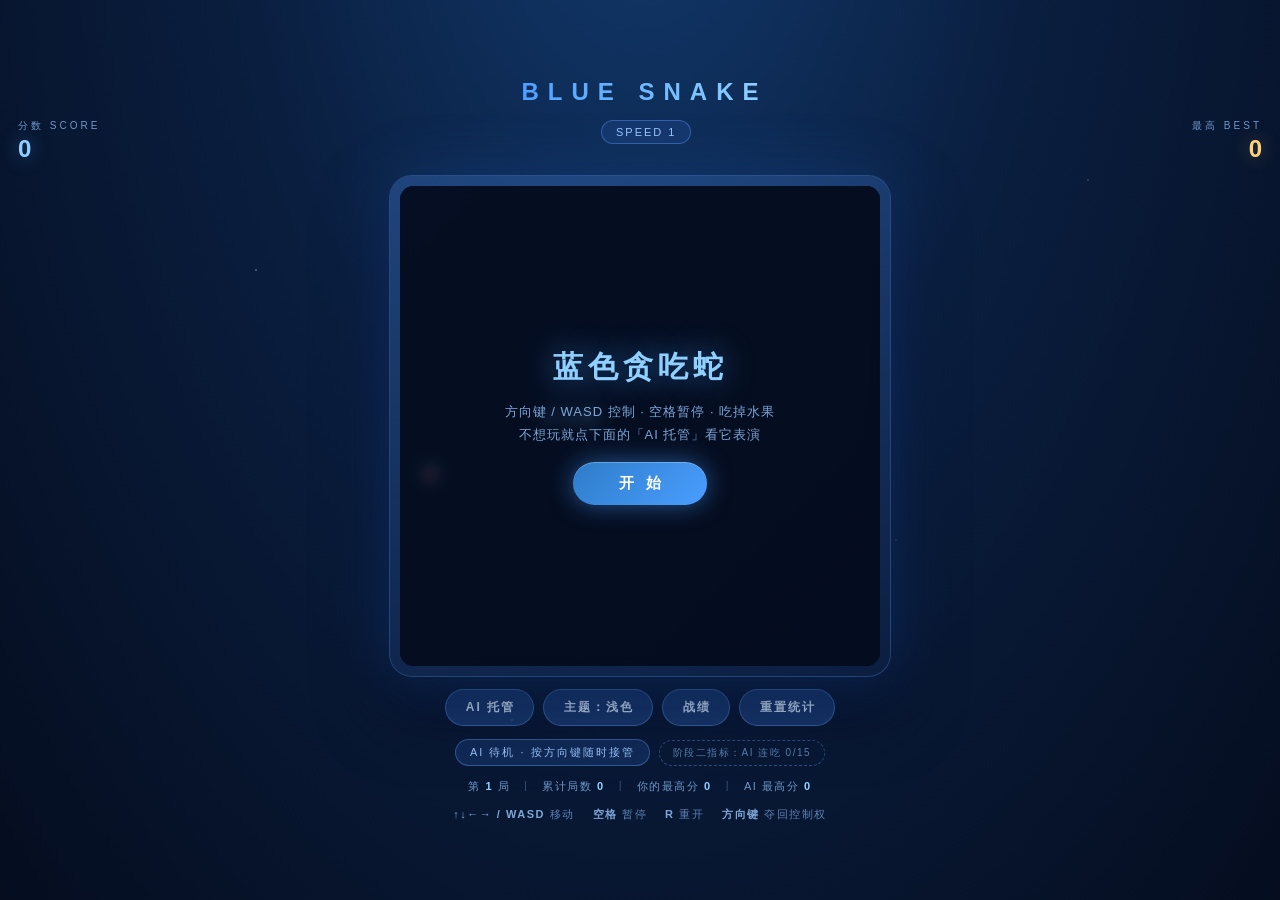
<file: 蓝色贪吃蛇.html>
<!DOCTYPE html>
<html lang="zh-CN">
<head>
<meta charset="UTF-8">
<meta name="viewport" content="width=device-width, initial-scale=1.0">
<title>BLUE SNAKE · 蓝色贪吃蛇</title>
<style>
  /* ===== 主题变量：默认深色，body[data-theme="light"] 切浅色 ===== */
  :root {
    --page-bg: radial-gradient(ellipse at 50% -20%, #123a6e 0%, #0a1e3f 45%, #050d1f 100%);
    --text: #dbe9ff; --text-dim: #7ea6d8; --label: #6f97c9; --tips: #5d82b4;
    --accent: #8fd0ff; --accent-2: #4a9eff; --gold: #ffd27a;
    --value-glow: rgba(78,158,255,.55);
    --panel-bg: linear-gradient(160deg, rgba(70,130,220,.35), rgba(30,60,130,.15));
    --panel-ring: rgba(110,170,255,.28); --panel-glow: rgba(40,110,220,.28);
    --panel-shadow: rgba(0,10,30,.6);
    --canvas-bg: #071428;
    --card-bg: rgba(9,23,46,.97); --card-shadow: rgba(0,8,24,.7);
    --overlay-bg: rgba(5,13,31,.85);
    --chip-bg: rgba(30,70,140,.4); --chip-border: rgba(100,160,255,.4); --chip-text: #9cc6ff;
    --btn-bg: rgba(40,90,170,.5); --btn-border: rgba(110,170,255,.4);
    --btn-text: #cfe6ff; --btn-hover: rgba(60,120,210,.65);
    --title-grad: linear-gradient(90deg, #4a9eff, #8fd0ff, #4a9eff);
    --row-line: rgba(100,160,255,.18);
  }
  body[data-theme="light"] {
    --page-bg: radial-gradient(ellipse at 50% -20%, #ffffff 0%, #ecf4ff 45%, #dce9fb 100%);
    --text: #11335a; --text-dim: #47709e; --label: #6b93bf; --tips: #5f7f9f;
    --accent: #2E7CC9; --accent-2: #2E7CC9; --gold: #b9800c;
    --value-glow: rgba(46,124,201,.28);
    --panel-bg: linear-gradient(160deg, rgba(255,255,255,.95), rgba(224,238,255,.8));
    --panel-ring: rgba(46,124,201,.35); --panel-glow: rgba(90,160,240,.4);
    --panel-shadow: rgba(40,90,150,.2);
    --canvas-bg: #f2f8ff;
    --card-bg: rgba(255,255,255,.98); --card-shadow: rgba(40,90,150,.3);
    --overlay-bg: rgba(240,247,255,.92);
    --chip-bg: rgba(46,124,201,.10); --chip-border: rgba(46,124,201,.38); --chip-text: #2E7CC9;
    --btn-bg: rgba(46,124,201,.10); --btn-border: rgba(46,124,201,.38);
    --btn-text: #245f9e; --btn-hover: rgba(46,124,201,.22);
    --title-grad: linear-gradient(90deg, #2E7CC9, #79b4ea, #2E7CC9);
    --row-line: rgba(46,124,201,.18);
  }

  * { margin: 0; padding: 0; box-sizing: border-box; }

  body {
    font-family: "Segoe UI", "PingFang SC", "Microsoft YaHei", sans-serif;
    background: var(--page-bg);
    color: var(--text);
    transition: background .35s ease, color .35s ease;
  }
  body::before {
    content: ""; position: fixed; inset: 0; pointer-events: none;
    background-image:
      radial-gradient(1.5px 1.5px at 20% 30%, rgba(140,200,255,.35) 50%, transparent 100%),
      radial-gradient(1px 1px at 70% 60%, rgba(120,180,255,.30) 50%, transparent 100%),
      radial-gradient(2px 2px at 40% 80%, rgba(100,160,255,.25) 50%, transparent 100%),
      radial-gradient(1px 1px at 85% 20%, rgba(160,210,255,.30) 50%, transparent 100%);
    transition: opacity .35s ease;
  }
  body[data-theme="light"]::before { opacity: 0; }

  .wrap {
    position: relative; z-index: 1;
    min-height: 100vh; margin: 0 auto;
    display: flex; flex-direction: column; align-items: center; justify-content: center; gap: 13px;
    padding: 18px;
  }

  h1 {
    font-size: 24px; font-weight: 800; letter-spacing: 9px; text-indent: 9px;
    background: var(--title-grad);
    background-size: 200% 100%;
    -webkit-background-clip: text; background-clip: text; -webkit-text-fill-color: transparent;
    animation: shimmer 4s linear infinite;
  }
  @keyframes shimmer { to { background-position: 200% 0; } }

  .hud { width: 100%; display: flex; justify-content: space-between; align-items: center; gap: 10px; }
  .stat { display: flex; flex-direction: column; gap: 2px; }
  .stat .label { font-size: 10px; letter-spacing: 3px; color: var(--label); }
  .stat .value {
    font-size: 24px; font-weight: 700; color: var(--accent); font-variant-numeric: tabular-nums;
    text-shadow: 0 0 18px var(--value-glow); display: inline-block;
  }
  .stat .value.best { color: var(--gold); text-shadow: 0 0 18px rgba(255,200,100,.35); }
  .stat.right { text-align: right; }
  @keyframes pop { 0% { transform: scale(1); } 32% { transform: scale(1.5); } 100% { transform: scale(1); } }
  .value.pop { animation: pop .4s cubic-bezier(.2,1.6,.4,1); }

  .mid { display: flex; flex-direction: column; align-items: center; gap: 5px; }
  .speed-tag, .ai-tag {
    font-size: 11px; letter-spacing: 2px; padding: 5px 14px; border-radius: 999px;
    border: 1px solid var(--chip-border); background: var(--chip-bg);
    color: var(--chip-text); user-select: none; white-space: nowrap; transition: all .25s;
  }
  .speed-tag.up { color: #ffb94d; border-color: rgba(255,200,110,.8); }
  .combo-tag { font-size: 10px; letter-spacing: 2px; color: #e8a93a; opacity: 0; transition: opacity .25s; white-space: nowrap; }
  .combo-tag.on { opacity: 1; }

  .board-frame {
    position: relative; padding: 10px; border-radius: 22px;
    background: var(--panel-bg);
    box-shadow:
      0 0 0 1px var(--panel-ring),
      0 0 60px var(--panel-glow),
      0 30px 70px var(--panel-shadow);
    will-change: transform;
    transition: background .35s ease, box-shadow .35s ease;
  }
  canvas { display: block; border-radius: 14px; background: var(--canvas-bg); transition: background .35s ease; }

  .overlay {
    position: absolute; inset: 10px; border-radius: 14px;
    background: var(--overlay-bg); backdrop-filter: blur(6px);
    display: flex; flex-direction: column; align-items: center; justify-content: center;
    gap: 12px; text-align: center;
    opacity: 0; pointer-events: none; transition: opacity .3s;
  }
  .overlay.show { opacity: 1; pointer-events: auto; }
  .overlay .big {
    font-size: 30px; font-weight: 800; letter-spacing: 5px; color: var(--accent);
    text-shadow: 0 0 30px var(--value-glow);
  }
  .overlay .sub { font-size: 13px; color: var(--text-dim); letter-spacing: 1px; line-height: 1.8; }

  button {
    padding: 9px 20px; font-size: 12px; font-weight: 700; letter-spacing: 2px;
    color: var(--btn-text); background: var(--btn-bg);
    border: 1px solid var(--btn-border); border-radius: 999px; cursor: pointer;
    transition: all .15s; font-family: inherit;
  }
  button:hover { background: var(--btn-hover); color: var(--accent); }
  .overlay button {
    margin-top: 4px; padding: 12px 42px; font-size: 15px; letter-spacing: 4px; text-indent: 4px;
    background: linear-gradient(135deg, #2E7CC9, #4a9eff); color: #fff; border: none;
    box-shadow: 0 0 24px rgba(74,158,255,.5), inset 0 1px 0 rgba(255,255,255,.25);
  }
  .overlay button:hover { transform: translateY(-2px) scale(1.03); color: #fff; }

  .tips { font-size: 11px; letter-spacing: 1.5px; color: var(--tips); display: flex; gap: 18px; flex-wrap: wrap; justify-content: center; }
  .tips b { color: var(--text-dim); }

  /* 控制条 + 数据条 */
  .controls { display: flex; align-items: center; gap: 9px; flex-wrap: wrap; justify-content: center; }
  .controls button { padding: 9px 18px; font-size: 12px; letter-spacing: 2px; text-indent: 2px; }
  .controls button.on {
    background: linear-gradient(135deg, #2E7CC9, #4a9eff);
    color: #fff; border-color: transparent;
    box-shadow: 0 0 20px rgba(74,158,255,.55);
  }
  .controls button.danger-on { background: rgba(200,60,80,.75); color: #fff; border-color: transparent; }

  .stats-bar {
    display: flex; gap: 14px; flex-wrap: wrap; justify-content: center;
    font-size: 11px; letter-spacing: 1.5px; color: var(--label);
  }
  .stats-bar b { color: var(--accent); font-weight: 700; }
  .stats-bar .sep { opacity: .45; }

  .cert {
    font-size: 10px; letter-spacing: 1.5px; padding: 5px 13px; border-radius: 999px;
    border: 1px dashed var(--chip-border); color: var(--tips); transition: all .3s;
  }
  .cert.done {
    color: #ffd76a; border-style: solid; border-color: rgba(255,200,110,.75);
    box-shadow: 0 0 16px rgba(255,200,110,.3);
  }

  .dpad { display: none; grid-template-columns: repeat(3, 56px); grid-template-rows: repeat(3, 56px); gap: 8px; }
  .dpad button { margin: 0; padding: 0; width: 56px; height: 56px; font-size: 19px; letter-spacing: 0; border-radius: 16px; }
  .dpad .blank { visibility: hidden; }
  @media (hover: none) and (pointer: coarse) { .dpad { display: grid; } }

  /* 战绩弹窗 */
  .modal {
    position: fixed; inset: 0; z-index: 50;
    background: rgba(3,9,22,.6); backdrop-filter: blur(4px);
    display: flex; align-items: center; justify-content: center;
    opacity: 0; pointer-events: none; transition: opacity .25s;
  }
  .modal.show { opacity: 1; pointer-events: auto; }
  .modal .card {
    width: min(370px, 88vw); max-height: 72vh; overflow: auto;
    border-radius: 18px; padding: 18px;
    background: var(--card-bg); color: var(--text);
    border: 1px solid var(--panel-ring);
    box-shadow: 0 24px 70px var(--card-shadow);
  }
  .modal h2 {
    font-size: 14px; letter-spacing: 4px; font-weight: 700; color: var(--accent);
    margin-bottom: 12px; text-align: center;
  }
  .rec-row {
    display: flex; align-items: center; gap: 10px;
    font-size: 12px; padding: 7px 2px; border-bottom: 1px dashed var(--row-line);
    font-variant-numeric: tabular-nums;
  }
  .rec-row .idx { width: 34px; color: var(--label); font-size: 11px; }
  .rec-row .sc { flex: 1; font-weight: 700; color: var(--accent); }
  .rec-row .who { font-size: 10px; letter-spacing: 1px; padding: 2px 8px; border-radius: 999px;
    background: var(--chip-bg); border: 1px solid var(--chip-border); color: var(--chip-text); }
  .rec-row .who.ai { color: #c9a2ff; border-color: rgba(180,140,255,.45); }
  .rec-row .tm { font-size: 10px; color: var(--label); }
  .rec-row.top .sc { color: var(--gold); }
  .rec-empty { font-size: 12px; color: var(--tips); text-align: center; padding: 26px 0; letter-spacing: 1px; }
  .modal .close-wrap { display: flex; justify-content: center; margin-top: 14px; }
</style>
</head>
<body>
<div class="wrap">
  <h1>BLUE SNAKE</h1>

  <div class="hud">
    <div class="stat">
      <span class="label">分数 SCORE</span>
      <span class="value" id="score">0</span>
    </div>
    <div class="mid">
      <span class="speed-tag" id="speedTag">SPEED 1</span>
      <span class="combo-tag" id="comboTag">连击 x2</span>
    </div>
    <div class="stat right">
      <span class="label">最高 BEST</span>
      <span class="value best" id="best">0</span>
    </div>
  </div>

  <div class="board-frame" id="frame">
    <canvas id="game" width="480" height="480"></canvas>
    <div class="overlay show" id="overlay">
      <div class="big" id="ovTitle">蓝色贪吃蛇</div>
      <div class="sub" id="ovSub">方向键 / WASD 控制 · 空格暂停 · 吃掉水果<br>不想玩就点下面的「AI 托管」看它表演</div>
      <button id="ovBtn">开 始</button>
    </div>
  </div>

  <div class="controls">
    <button id="aiBtn">AI 托管</button>
    <button id="themeBtn">主题：浅色</button>
    <button id="recBtn">战绩</button>
    <button id="resetBtn">重置统计</button>
  </div>

  <div class="controls">
    <span class="ai-tag slim" id="aiTag">AI 待机 · 按方向键随时接管</span>
    <span class="cert" id="certTag">阶段二指标：AI 连吃 0/15</span>
  </div>

  <div class="stats-bar">
    <span>第 <b id="roundNo">1</b> 局</span>
    <span class="sep">|</span>
    <span>累计局数 <b id="roundsTotal">0</b></span>
    <span class="sep">|</span>
    <span>你的最高分 <b id="bestHuman">0</b></span>
    <span class="sep">|</span>
    <span>AI 最高分 <b id="bestAi">0</b></span>
  </div>

  <div class="tips">
    <span><b>↑↓←→ / WASD</b> 移动</span>
    <span><b>空格</b> 暂停</span>
    <span><b>R</b> 重开</span>
    <span><b>方向键</b> 夺回控制权</span>
  </div>

  <div class="dpad">
    <span class="blank"></span>
    <button data-dir="up">▲</button>
    <span class="blank"></span>
    <button data-dir="left">◀</button>
    <button data-dir="down">▼</button>
    <button data-dir="right">▶</button>
  </div>
</div>

<!-- 战绩弹窗 -->
<div class="modal" id="modal">
  <div class="card">
    <h2>最近战绩</h2>
    <div id="recList"></div>
    <div class="close-wrap"><button id="recClose">关 闭</button></div>
  </div>
</div>

<script>
(() => {
  const canvas = document.getElementById('game');
  const ctx = canvas.getContext('2d');
  const frame  = document.getElementById('frame');
  const GRID = 24;
  const CELL = canvas.width / GRID;

  const scoreEl = document.getElementById('score');
  const bestEl  = document.getElementById('best');
  const speedEl = document.getElementById('speedTag');
  const comboTag= document.getElementById('comboTag');
  const overlay = document.getElementById('overlay');
  const ovTitle = document.getElementById('ovTitle');
  const ovSub   = document.getElementById('ovSub');
  const ovBtn   = document.getElementById('ovBtn');
  const aiBtn   = document.getElementById('aiBtn');
  const aiTag   = document.getElementById('aiTag');
  const themeBtn= document.getElementById('themeBtn');
  const recBtn  = document.getElementById('recBtn');
  const resetBtn= document.getElementById('resetBtn');
  const recList = document.getElementById('recList');
  const recClose= document.getElementById('recClose');
  const modal   = document.getElementById('modal');
  const certTag = document.getElementById('certTag');
  const roundNoEl   = document.getElementById('roundNo');
  const roundsTotalEl = document.getElementById('roundsTotal');
  const bestHumanEl = document.getElementById('bestHuman');
  const bestAiEl    = document.getElementById('bestAi');

  let snake, dir, queue, food, score, best, eaten;
  let running, paused, dead;
  let lastTime = 0, acc = 0, growPulse = 0;
  let lastEatAt = 0, combo = 0;
  let aiOn = false, aiPlan = [], aiMode = 'hunt', aiHunger = 0, aiRestartTimer = 0;
  let aiStreak = 0;           // AI 本局连续吃到水果数（任务书阶段二硬指标）
  let theme = 'dark';

  /* ==================== 计分制 / 多局战绩（localStorage 持久化） ==================== */

  const LS_KEY = 'blueSnakeStats';

  let stats = { rounds: 0, bestHuman: 0, bestAi: 0, certified: false, records: [] };

  function loadStats() {
    try {
      const raw = localStorage.getItem(LS_KEY);
      if (raw) {
        const s = JSON.parse(raw);
        stats = {
          rounds: s.rounds | 0,
          bestHuman: s.bestHuman | 0,
          bestAi: s.bestAi | 0,
          certified: !!s.certified,
          records: Array.isArray(s.records) ? s.records.slice(0, 50) : [],
        };
      } else {
        // 兼容旧版只存最高分的记录
        stats.bestHuman = +(localStorage.getItem('blueSnakeBest') || 0);
      }
    } catch (e) { /* 数据损坏就重来，不让游戏打不开 */ }
  }
  function saveStats() {
    try { localStorage.setItem(LS_KEY, JSON.stringify(stats)); } catch (e) {}
  }

  // 记一局战绩（新一局自动追加，最多留最近 50 局）
  function recordRound(sc, isAi) {
    stats.rounds++;
    if (isAi) stats.bestAi = Math.max(stats.bestAi, sc);
    else stats.bestHuman = Math.max(stats.bestHuman, sc);
    const d = new Date();
    stats.records.unshift({
      score: sc,
      ai: isAi,
      time: ('0' + d.getHours()).slice(-2) + ':' + ('0' + d.getMinutes()).slice(-2),
    });
    if (stats.records.length > 50) stats.records.length = 50;
    saveStats();
    paintStats();
  }

  function paintStats() {
    roundNoEl.textContent = stats.rounds + 1;
    roundsTotalEl.textContent = stats.rounds;
    bestHumanEl.textContent = stats.bestHuman;
    bestAiEl.textContent = stats.bestAi;
    best = stats.bestHuman;                 // 界面「最高」显示的是她自己的纪录
    bestEl.textContent = best;
    certTag.className = stats.certified ? 'cert done' : 'cert';
    certTag.textContent = stats.certified
      ? '✓ 阶段二指标已达成：AI 连吃 15 个（本局 ' + aiStreak + '）'
      : '阶段二指标：AI 连吃 ' + Math.min(aiStreak, 15) + '/15';
  }

  function renderRecords() {
    if (!stats.records.length) {
      recList.innerHTML = '<div class="rec-empty">还没有战绩，先玩一局吧</div>';
      return;
    }
    const best = Math.max(...stats.records.map(r => r.score));
    recList.innerHTML = stats.records.map((r, i) =>
      `<div class="rec-row${r.score === best && i === 0 ? ' top' : ''}">` +
        `<span class="idx">#${stats.records.length - i}</span>` +
        `<span class="sc">${r.score} 分</span>` +
        `<span class="who${r.ai ? ' ai' : ''}">${r.ai ? 'AI' : '你'}</span>` +
        `<span class="tm">${r.time}</span>` +
      `</div>`
    ).join('');
  }

  /* ==================== 主题切换（深色 / 浅色，刷新后保留） ==================== */

  const CANVAS_THEME = {
    dark: {
      bg: ['#081a36', '#060f24'],
      grid: 'rgba(90,150,230,.10)',
      headGrad: ['#cfeeff', '#5aabf0', '#2E7CC9'],
      headGlow: '#4a9eff',
      bodyFrom: [62, 150, 235], bodyTo: [36, 95, 180], glowK: 46,
      eye: '#0a1e3f',
      tailRing: 'rgba(140,200,255,.4)',
      floatText: '#eaf6ff',
      haloA: 'rgba(110,190,255,.30)',
      haloGold: 'rgba(255,215,120,.42)',
      fruitGlow: 'rgba(130,200,255,.8)',
      fruitGlowGold: 'rgba(255,215,120,.95)',
      vignette: 'rgba(120,190,255,',
      flashA: 'rgba(150,205,255,', flashB: 'rgba(90,170,255,', flashC: 'rgba(255,230,150,',
      frameShadow: 'rgba(0,10,30,.6)',
    },
    light: {
      bg: ['#f3f9ff', '#dfeafb'],
      grid: 'rgba(70,120,190,.14)',
      headGrad: ['#ffffff', '#4a9eff', '#2E7CC9'],
      headGlow: '#2E7CC9',
      bodyFrom: [46, 124, 201], bodyTo: [24, 70, 133], glowK: 26,
      eye: '#ffffff',
      tailRing: 'rgba(46,124,201,.5)',
      floatText: '#0f3f6e',
      haloA: 'rgba(70,150,230,.22)',
      haloGold: 'rgba(240,180,40,.32)',
      fruitGlow: 'rgba(46,124,201,.75)',
      fruitGlowGold: 'rgba(230,160,20,.9)',
      vignette: 'rgba(90,160,240,',
      flashA: 'rgba(46,124,201,', flashB: 'rgba(46,124,201,', flashC: 'rgba(235,175,40,',
      frameShadow: 'rgba(40,90,150,.22)',
    },
  };

  function applyTheme(name, persist) {
    theme = name === 'light' ? 'light' : 'dark';
    document.body.dataset.theme = theme;
    themeBtn.textContent = theme === 'dark' ? '主题：浅色' : '主题：深色';
    if (persist !== false) { try { localStorage.setItem('blueSnakeTheme', theme); } catch (e) {} }
  }

  loadStats();
  applyTheme(localStorage.getItem('blueSnakeTheme') || 'dark', false);
  paintStats();


  /* ==================== 水果 ==================== */

  function leafOn(cx, cy, r, color) {
    ctx.save();
    ctx.translate(cx, cy); ctx.rotate(-0.6);
    ctx.fillStyle = color;
    ctx.beginPath(); ctx.ellipse(r * 0.62, 0, r * 0.62, r * 0.28, 0, 0, Math.PI * 2); ctx.fill();
    ctx.restore();
  }
  function stemOn(cx, cy, r, color) {
    ctx.strokeStyle = color; ctx.lineWidth = Math.max(1.4, r * 0.16); ctx.lineCap = 'round';
    ctx.beginPath();
    ctx.moveTo(cx, cy + r * 0.1);
    ctx.quadraticCurveTo(cx + r * 0.12, cy - r * 0.6, cx + r * 0.22, cy - r * 0.95);
    ctx.stroke();
  }
  function bodyGrad(cx, cy, r, light, main, deep) {
    const g = ctx.createRadialGradient(cx - r * 0.4, cy - r * 0.45, r * 0.1, cx, cy, r * 1.25);
    g.addColorStop(0, light); g.addColorStop(0.42, main); g.addColorStop(1, deep);
    return g;
  }

  function drawApple(cx, cy, r, F) {
    ctx.fillStyle = bodyGrad(cx, cy, r, '#ffe0e3', F.main, F.deep);
    ctx.beginPath();
    ctx.moveTo(cx, cy - r * 0.5);
    ctx.bezierCurveTo(cx + r * 0.3, cy - r * 1.1, cx + r * 1.2, cy - r * 0.85, cx + r * 1.1, cy + r * 0.15);
    ctx.bezierCurveTo(cx + r * 1.02, cy + r * 1.05, cx + r * 0.42, cy + r * 1.15, cx, cy + r * 1.15);
    ctx.bezierCurveTo(cx - r * 0.42, cy + r * 1.15, cx - r * 1.02, cy + r * 1.05, cx - r * 1.1, cy + r * 0.15);
    ctx.bezierCurveTo(cx - r * 1.2, cy - r * 0.85, cx - r * 0.3, cy - r * 1.1, cx, cy - r * 0.5);
    ctx.fill();
    ctx.fillStyle = 'rgba(255,255,255,.5)';
    ctx.beginPath(); ctx.ellipse(cx - r * 0.42, cy - r * 0.34, r * 0.24, r * 0.36, -0.5, 0, Math.PI * 2); ctx.fill();
    stemOn(cx, cy - r * 0.55, r, '#8a5a2b');
    leafOn(cx + r * 0.05, cy - r * 0.95, r, F.leaf);
  }
  function drawOrange(cx, cy, r, F) {
    ctx.fillStyle = bodyGrad(cx, cy, r, '#ffe1a8', F.main, F.deep);
    ctx.beginPath(); ctx.arc(cx, cy, r, 0, Math.PI * 2); ctx.fill();
    ctx.strokeStyle = 'rgba(190,90,0,.32)'; ctx.lineWidth = Math.max(1, r * 0.09);
    for (let i = 0; i < 5; i++) {
      const a = (i / 5) * Math.PI * 2 - Math.PI / 2;
      ctx.beginPath(); ctx.moveTo(cx, cy);
      ctx.quadraticCurveTo(cx + Math.cos(a - 0.25) * r * 0.55, cy + Math.sin(a - 0.25) * r * 0.55,
                           cx + Math.cos(a) * r * 0.92, cy + Math.sin(a) * r * 0.92);
      ctx.stroke();
    }
    ctx.fillStyle = 'rgba(255,255,255,.45)';
    ctx.beginPath(); ctx.ellipse(cx - r * 0.38, cy - r * 0.4, r * 0.22, r * 0.3, -0.5, 0, Math.PI * 2); ctx.fill();
    leafOn(cx + r * 0.16, cy - r * 0.9, r * 0.9, F.leaf);
  }
  function drawBlueberry(cx, cy, r, F) {
    const berries = [[0, 0, 1], [-0.62, 0.42, 0.66], [0.6, 0.4, 0.62]];
    for (const [ox, oy, s] of berries) {
      const bx = cx + ox * r * 0.85, by = cy + oy * r * 0.85, br = r * s * 0.82;
      ctx.fillStyle = bodyGrad(bx, by, br, '#cfe4ff', F.main, F.deep);
      ctx.beginPath(); ctx.arc(bx, by, br, 0, Math.PI * 2); ctx.fill();
      ctx.fillStyle = 'rgba(255,255,255,.55)';
      ctx.beginPath(); ctx.ellipse(bx - br * 0.32, by - br * 0.35, br * 0.24, br * 0.18, -0.6, 0, Math.PI * 2); ctx.fill();
      ctx.fillStyle = 'rgba(20,50,110,.65)';
      ctx.beginPath();
      for (let i = 0; i < 5; i++) {
        const a = -Math.PI / 2 + i * (Math.PI * 2 / 5);
        const px = bx + Math.cos(a) * br * 0.42, py = by + Math.sin(a) * br * 0.42;
        i === 0 ? ctx.moveTo(px, py) : ctx.lineTo(px, py);
      }
      ctx.closePath(); ctx.fill();
    }
  }
  function drawGrape(cx, cy, r, F) {
    const pts = [[0,0.55,0.62],[-0.5,0.16,0.58],[0.5,0.16,0.58],[-0.26,-0.32,0.56],[0.26,-0.32,0.56],[0,-0.05,0.6],[0,-0.72,0.54]];
    for (const [ox, oy, s] of pts) {
      const bx = cx + ox * r * 0.92, by = cy + oy * r * 0.92, br = r * s * 0.82;
      ctx.fillStyle = bodyGrad(bx, by, br, '#e6d4ff', F.main, F.deep);
      ctx.beginPath(); ctx.arc(bx, by, br, 0, Math.PI * 2); ctx.fill();
      ctx.fillStyle = 'rgba(255,255,255,.42)';
      ctx.beginPath(); ctx.arc(bx - br * 0.3, by - br * 0.32, br * 0.2, 0, Math.PI * 2); ctx.fill();
    }
    stemOn(cx, cy - r * 0.85, r * 0.7, '#7aa05a');
  }
  function drawLemon(cx, cy, r, F) {
    ctx.save();
    ctx.translate(cx, cy); ctx.rotate(-0.42);
    ctx.fillStyle = bodyGrad(0, 0, r, '#fff6c2', F.main, F.deep);
    ctx.beginPath(); ctx.ellipse(0, 0, r * 1.18, r * 0.86, 0, 0, Math.PI * 2); ctx.fill();
    ctx.fillStyle = F.deep;
    ctx.beginPath(); ctx.ellipse(r * 1.2, 0, r * 0.16, r * 0.12, 0, 0, Math.PI * 2); ctx.fill();
    ctx.beginPath(); ctx.ellipse(-r * 1.2, 0, r * 0.16, r * 0.12, 0, 0, Math.PI * 2); ctx.fill();
    ctx.fillStyle = 'rgba(255,255,255,.5)';
    ctx.beginPath(); ctx.ellipse(-r * 0.3, -r * 0.34, r * 0.42, r * 0.18, -0.2, 0, Math.PI * 2); ctx.fill();
    ctx.restore();
    leafOn(cx + r * 0.35, cy - r * 0.85, r * 0.8, F.leaf);
  }
  function drawStrawberry(cx, cy, r, F) {
    ctx.fillStyle = bodyGrad(cx, cy - r * 0.1, r, '#ffd2d8', F.main, F.deep);
    ctx.beginPath();
    ctx.moveTo(cx - r * 0.95, cy - r * 0.35);
    ctx.bezierCurveTo(cx - r * 1.05, cy + r * 0.5, cx - r * 0.35, cy + r * 1.15, cx, cy + r * 1.25);
    ctx.bezierCurveTo(cx + r * 0.35, cy + r * 1.15, cx + r * 1.05, cy + r * 0.5, cx + r * 0.95, cy - r * 0.35);
    ctx.bezierCurveTo(cx + r * 0.6, cy - r * 0.75, cx - r * 0.6, cy - r * 0.75, cx - r * 0.95, cy - r * 0.35);
    ctx.fill();
    ctx.fillStyle = 'rgba(255,240,170,.9)';
    for (const [sx, sy] of [[-0.45,-0.05],[-0.1,-0.2],[0.3,-0.05],[0.5,0.35],[-0.28,0.4],[0.05,0.75],[-0.5,0.35],[0.15,0.25]]) {
      ctx.beginPath(); ctx.ellipse(cx + sx * r, cy + sy * r, r * 0.09, r * 0.13, 0, 0, Math.PI * 2); ctx.fill();
    }
    ctx.fillStyle = F.leaf;
    for (let i = -1; i <= 1; i++) {
      ctx.beginPath();
      ctx.moveTo(cx, cy - r * 0.42);
      ctx.lineTo(cx + i * r * 0.62, cy - r * 0.92 + Math.abs(i) * r * 0.2);
      ctx.lineTo(cx + i * r * 0.22, cy - r * 0.5);
      ctx.closePath(); ctx.fill();
    }
    stemOn(cx, cy - r * 0.6, r * 0.7, '#7aa05a');
  }
  function drawGolden(cx, cy, r, F) {
    const g = ctx.createRadialGradient(cx - r * 0.3, cy - r * 0.35, r * 0.1, cx, cy, r * 1.3);
    g.addColorStop(0, '#fff9dd'); g.addColorStop(0.45, F.main); g.addColorStop(1, F.deep);
    ctx.fillStyle = g;
    ctx.beginPath();
    for (let i = 0; i < 10; i++) {
      const rad = i % 2 === 0 ? r * 1.22 : r * 0.55;
      const a = -Math.PI / 2 + i * Math.PI / 5;
      const px = cx + Math.cos(a) * rad, py = cy + Math.sin(a) * rad;
      i === 0 ? ctx.moveTo(px, py) : ctx.lineTo(px, py);
    }
    ctx.closePath(); ctx.fill();
    ctx.fillStyle = 'rgba(255,255,255,.7)';
    ctx.beginPath(); ctx.arc(cx - r * 0.22, cy - r * 0.25, r * 0.18, 0, Math.PI * 2); ctx.fill();
  }

  const COMMON = [
    { name: '苹果', main: '#ff5f6d', deep: '#c81f3c', leaf: '#4fd18b', points: 1, draw: drawApple },
    { name: '橙子', main: '#ffb347', deep: '#e8760f', leaf: '#4fd18b', points: 1, draw: drawOrange },
    { name: '蓝莓', main: '#6ea8ff', deep: '#2E7CC9', leaf: '#4fd18b', points: 1, draw: drawBlueberry },
    { name: '葡萄', main: '#b98cff', deep: '#7541d4', leaf: '#4fd18b', points: 1, draw: drawGrape },
    { name: '柠檬', main: '#ffe066', deep: '#d9b41f', leaf: '#4fd18b', points: 1, draw: drawLemon },
    { name: '草莓', main: '#ff7a8a', deep: '#d62844', leaf: '#4fd18b', points: 1, draw: drawStrawberry },
  ];
  const GOLD = { name: '金果', main: '#ffd76a', deep: '#e09b12', leaf: '#ffe9a8', points: 3, gold: true, draw: drawGolden };

  /* ==================== 奖励特效 ==================== */

  const particles = [], rings = [], texts = [];
  let shakeAmp = 0, flashAmp = 0, tiltAmp = 0;

  // 飘字颜色跟着主题走（浅色底上不能用浅色字）
  const fxText = () => theme === 'light' ? '#0f3f6e' : '#eaf6ff';
  const fxGold = () => theme === 'light' ? '#b9800c' : '#ffe9a8';

  function burst(cellX, cellY, fruit) {
    const cx = cellX * CELL + CELL/2, cy = cellY * CELL + CELL/2;
    const gold = !!fruit.gold;
    const n = gold ? 40 : 20;
    for (let i = 0; i < n; i++) {
      const a = Math.random() * Math.PI * 2;
      const sp = (gold ? 4.6 : 3.2) * (0.35 + Math.random());
      particles.push({
        x: cx, y: cy, vx: Math.cos(a) * sp, vy: Math.sin(a) * sp - 1.1,
        life: 1, decay: 0.016 + Math.random() * 0.014,
        r: (gold ? 3.6 : 2.6) * (0.6 + Math.random() * 0.8),
        color: Math.random() < 0.28 ? '#ffffff' : fruit.main,
      });
    }
    rings.push({ x: cx, y: cy, r: CELL * 0.3, max: gold ? CELL * 4.6 : CELL * 3.2, life: 1, color: fruit.main, w: gold ? 3.4 : 2.4 });
    if (gold) rings.push({ x: cx, y: cy, r: CELL * 0.2, max: CELL * 3, life: 1, color: '#fff3c4', w: 2 });

    texts.push({
      x: cx, y: cy, vy: -0.9,
      text: '+' + fruit.points + ' ' + fruit.name,
      life: 1, color: gold ? fxGold() : fxText(), size: gold ? 19 : 15,
    });
    if (combo >= 2) {
      texts.push({ x: cx, y: cy - CELL * 1.4, vy: -0.85, text: '连击 x' + combo, life: 1, color: fxGold(), size: 14 });
    }

    shakeAmp = Math.max(shakeAmp, gold ? 17 : 8.5 + Math.min(combo, 4) * 1.6);
    tiltAmp  = Math.max(tiltAmp,  gold ? 0.28 : 0.14);
    flashAmp = Math.max(flashAmp, gold ? 0.85 : 0.42);

    scoreEl.classList.remove('pop');
    void scoreEl.offsetWidth;
    scoreEl.classList.add('pop');

    if (navigator.vibrate) { try { navigator.vibrate(gold ? [16, 26, 16] : 12); } catch (e) {} }
  }

  function updateFX() {
    for (let i = particles.length - 1; i >= 0; i--) {
      const p = particles[i];
      p.vy += 0.16; p.vx *= 0.975; p.vy *= 0.985;
      p.x += p.vx; p.y += p.vy; p.life -= p.decay;
      if (p.life <= 0) particles.splice(i, 1);
    }
    for (let i = rings.length - 1; i >= 0; i--) {
      const r = rings[i];
      r.r += (r.max - r.r) * 0.16; r.life -= 0.045;
      if (r.life <= 0) rings.splice(i, 1);
    }
    for (let i = texts.length - 1; i >= 0; i--) {
      const tx = texts[i];
      tx.y += tx.vy; tx.vy *= 0.97; tx.life -= 0.017;
      if (tx.life <= 0) texts.splice(i, 1);
    }
    if (shakeAmp > 0.2) {
      const a = shakeAmp;
      const dx = (Math.random() - 0.5) * a * 2;
      const dy = (Math.random() - 0.5) * a * 2;
      const rot = (Math.random() - 0.5) * tiltAmp;
      const sc = 1 + a * 0.0022;
      frame.style.transform = `translate(${dx.toFixed(2)}px, ${dy.toFixed(2)}px) rotate(${rot.toFixed(3)}deg) scale(${sc.toFixed(4)})`;
      shakeAmp *= 0.85; tiltAmp *= 0.85;
    } else if (shakeAmp !== 0) {
      shakeAmp = 0; tiltAmp = 0; frame.style.transform = '';
    }
    if (flashAmp > 0.01) {
      const f = flashAmp;
      const T = CANVAS_THEME[theme];
      frame.style.boxShadow =
        `0 0 0 1px ${T.flashA}${(0.28 + f * 0.7).toFixed(2)}),` +
        `0 0 ${(40 + f * 150).toFixed(0)}px ${T.flashB}${(0.3 + f * 0.7).toFixed(2)}),` +
        `0 0 ${(20 + f * 90).toFixed(0)}px ${T.flashC}${(f * 0.5).toFixed(2)}),` +
        `0 30px 70px ${T.frameShadow}`;
      flashAmp *= 0.88;
    } else if (flashAmp !== 0) {
      flashAmp = 0; frame.style.boxShadow = '';
    }
  }

  function drawFX() {
    ctx.save();
    ctx.globalCompositeOperation = 'lighter';
    for (const r of rings) {
      ctx.strokeStyle = r.color;
      ctx.globalAlpha = Math.max(0, r.life) * 0.75;
      ctx.lineWidth = r.w * r.life;
      ctx.beginPath(); ctx.arc(r.x, r.y, r.r, 0, Math.PI * 2); ctx.stroke();
    }
    for (const p of particles) {
      ctx.globalAlpha = Math.max(0, p.life);
      ctx.fillStyle = p.color;
      ctx.beginPath(); ctx.arc(p.x, p.y, p.r * p.life, 0, Math.PI * 2); ctx.fill();
    }
    ctx.restore();

    ctx.save();
    ctx.textAlign = 'center';
    for (const t of texts) {
      ctx.globalAlpha = Math.max(0, Math.min(1, t.life * 1.6));
      ctx.font = `bold ${t.size}px "Segoe UI", "PingFang SC", sans-serif`;
      ctx.fillStyle = t.color;
      ctx.shadowColor = 'rgba(120,190,255,.95)';
      ctx.shadowBlur = 12;
      ctx.fillText(t.text, t.x, t.y);
    }
    ctx.restore();
  }

  /* ==================== AI 大脑（AI 托管模式） ==================== */

  const K = (x, y) => y * GRID + x;
  const cellOf = k => ({ x: k % GRID, y: Math.floor(k / GRID) });
  const inside = (x, y) => x >= 0 && y >= 0 && x < GRID && y < GRID;
  const DIRS = [[0, -1], [0, 1], [-1, 0], [1, 0]];

  // 从蛇头 BFS 到 target，返回不含起点的路径
  function bfsPath(snakes, target, blocked) {
    const start = snakes[0], sk = K(start.x, start.y);
    const prev = new Map(), seen = new Set([sk]), q = [start];
    let h = 0;
    while (h < q.length) {
      const cur = q[h++];
      if (cur.x === target.x && cur.y === target.y) {
        const path = []; let k = K(cur.x, cur.y);
        while (k !== sk) { path.push(cellOf(k)); k = prev.get(k); }
        return path.reverse();
      }
      for (const [dx, dy] of DIRS) {
        const nx = cur.x + dx, ny = cur.y + dy;
        if (!inside(nx, ny)) continue;
        const nk = K(nx, ny);
        if (seen.has(nk) || blocked.has(nk)) continue;
        seen.add(nk); prev.set(nk, K(cur.x, cur.y)); q.push({ x: nx, y: ny });
      }
    }
    return null;
  }

  // 从某点能到达的自由格数量
  function floodArea(from, blocked) {
    if (blocked.has(K(from.x, from.y))) return 0;
    const seen = new Set([K(from.x, from.y)]), q = [from];
    let h = 0, count = 0;
    while (h < q.length) {
      const cur = q[h++]; count++;
      for (const [dx, dy] of DIRS) {
        const nx = cur.x + dx, ny = cur.y + dy;
        if (!inside(nx, ny)) continue;
        const nk = K(nx, ny);
        if (seen.has(nk) || blocked.has(nk)) continue;
        seen.add(nk); q.push({ x: nx, y: ny });
      }
    }
    return count;
  }

  // 蛇身占格（尾巴即将腾出 → 可当通行）
  function bodySet(snakes, excludeTail) {
    const s = new Set();
    for (let i = 0; i < snakes.length; i++) {
      if (excludeTail && i === snakes.length - 1) continue;
      s.add(K(snakes[i].x, snakes[i].y));
    }
    return s;
  }
  function blockedFor(snakes, head) {
    const b = bodySet(snakes, true);
    b.delete(K(head.x, head.y));
    return b;
  }
  // 走完这一步后，头还能摸到尾巴？（有退路 = 安全）
  function safeAfterMove(snakes, move) {
    const ns = [move, ...snakes]; ns.pop();
    const b = bodySet(ns, true);
    b.delete(K(move.x, move.y));
    return !!bfsPath(ns, ns[ns.length - 1], b);
  }
  // 走完这一步后，剩余可活动空间
  function roomAfter(snakes, move) {
    const ns = [move, ...snakes]; ns.pop();
    const b = bodySet(ns, true);
    b.delete(K(move.x, move.y));
    return floodArea(move, b);
  }
  // 虚拟蛇沿整条路径走一遍，返回「安全前缀」
  function safePrefix(snakes, path) {
    let sim = snakes.slice();
    const safe = [];
    for (const st of path) {
      if (!safeAfterMove(sim, st)) break;
      const grew = (st.x === food.x && st.y === food.y);
      sim = [st, ...sim];
      if (!grew) sim.pop();
      safe.push(st);
      if (grew) break;
    }
    return safe;
  }

  // 决策：返回下一步的格子
  function aiThink() {
    const head = snake[0];

    // 1) 追水果
    const pf = bfsPath(snake, food, blockedFor(snake, head));
    if (pf && pf.length) {
      const safe = safePrefix(snake, pf);
      if (safe.length) { aiMode = 'hunt'; aiPlan = pf; return safe[0]; }
      // 水果就在眼前 / 饿太久 → 冒险抄近道，打破绕圈
      if ((pf.length <= 3 || aiHunger > 30) && roomAfter(snake, pf[0]) >= snake.length) {
        aiMode = 'risk'; aiPlan = pf; return pf[0];
      }
    }

    // 2) 求生：候选格按「有退路 > 空间大 > 靠近水果」排序
    aiMode = 'survive';
    const ball = bodySet(snake, false);
    const cands = [];
    for (const [dx, dy] of DIRS) {
      const nx = head.x + dx, ny = head.y + dy;
      if (!inside(nx, ny)) continue;
      if (dx === -dir.x && dy === -dir.y) continue;
      if (ball.has(K(nx, ny))) continue;
      const mv = { x: nx, y: ny };
      cands.push({
        move: mv,
        isSafe: safeAfterMove(snake, mv) ? 1 : 0,
        room: roomAfter(snake, mv),
        dist: Math.abs(nx - food.x) + Math.abs(ny - food.y),
      });
    }
    cands.sort((a, b) => (b.isSafe - a.isSafe) || (b.room - a.room) || (a.dist - b.dist));
    if (cands.length) { aiPlan = [cands[0].move]; return cands[0].move; }
    return null;
  }

  function paintAiTag() {
    if (!aiOn) {
      aiTag.className = 'ai-tag slim';
      aiTag.textContent = 'AI 待机 · 按方向键随时接管';
      return;
    }
    const streak = aiStreak >= 15 ? ' · 已连吃 ' + aiStreak + ' 个 ✓' : ' · 连吃 ' + aiStreak;
    if (aiMode === 'hunt') {
      aiTag.className = 'ai-tag thinking';
      aiTag.textContent = (aiPlan.length > 8 ? 'AI 托管 · 规划长路线（余 ' + aiPlan.length + ' 步）' : 'AI 托管 · 追踪水果') + streak;
    } else if (aiMode === 'risk') {
      aiTag.className = 'ai-tag thinking';
      aiTag.textContent = 'AI 托管 · 冒险抄近道' + streak;
    } else {
      aiTag.className = 'ai-tag warn';
      aiTag.textContent = 'AI 托管 · 求生盘绕中' + streak;
    }
  }

  /* ==================== 游戏逻辑 ==================== */

  function reset() {
    snake = [{x: 9, y: 11}, {x: 8, y: 11}, {x: 7, y: 11}];
    dir = { x: 1, y: 0 };
    queue = [];
    score = 0; eaten = 0;
    scoreEl.textContent = 0;
    speedEl.textContent = 'SPEED 1';
    speedEl.classList.remove('up');
    combo = 0; lastEatAt = 0;
    comboTag.classList.remove('on');
    dead = false; paused = false;
    lastTime = 0; acc = 0; growPulse = 0;
    aiPlan = []; aiHunger = 0; aiStreak = 0;
    particles.length = 0; rings.length = 0; texts.length = 0;
    shakeAmp = 0; flashAmp = 0; tiltAmp = 0;
    frame.style.transform = ''; frame.style.boxShadow = '';
    placeFood();
    paintAiTag();
    paintStats();
  }

  function placeFood() {
    do {
      food = { x: Math.floor(Math.random() * GRID), y: Math.floor(Math.random() * GRID) };
    } while (snake.some(s => s.x === food.x && s.y === food.y));
    food.fruit = Math.random() < 0.12 ? GOLD : COMMON[Math.floor(Math.random() * COMMON.length)];
  }

  function level() { return Math.min(9, Math.floor(eaten / 5)); }
  function interval() { return Math.max(52, 150 - level() * 11); }

  function setDir(nx, ny) {
    if (aiOn) takeOver();                            // 按方向键 = 夺回控制权
    const last = queue.length ? queue[queue.length - 1] : dir;
    if (last.x === -nx && last.y === -ny) return;   // 不能 180° 掉头
    if (last.x === nx && last.y === ny) return;     // 重复方向忽略
    if (queue.length < 2) queue.push({ x: nx, y: ny });
  }

  function step(t) {
    if (aiOn) {
      const mv = aiThink();
      if (!mv) return gameOver('AI 无路可走');
      dir = { x: mv.x - snake[0].x, y: mv.y - snake[0].y };
    } else if (queue.length) {
      dir = queue.shift();
    }
    const head = { x: snake[0].x + dir.x, y: snake[0].y + dir.y };
    const willGrow = (head.x === food.x && head.y === food.y);

    // 撞墙判定
    if (head.x < 0 || head.x >= GRID || head.y < 0 || head.y >= GRID) return gameOver();

    // 撞自己：尾格这一步会让开，不算撞（长身体时尾格不动，照常算）
    const occupied = willGrow ? snake : snake.slice(0, snake.length - 1);
    if (occupied.some(s => s.x === head.x && s.y === head.y)) return gameOver();

    snake.unshift(head);

    if (head.x === food.x && head.y === food.y) {
      combo = (t - lastEatAt < 2600) ? combo + 1 : 1;
      lastEatAt = t;
      comboTag.textContent = '连击 x' + combo;
      comboTag.classList.toggle('on', combo >= 2);

      const before = level();
      score += food.fruit.points;
      eaten++;
      scoreEl.textContent = score;
      growPulse = 1;
      aiHunger = 0;
      if (aiOn) {
        // 阶段二硬指标：AI 连续吃满 15 个水果不死
        aiStreak++;
        if (aiStreak >= 15 && !stats.certified) {
          stats.certified = true;
          saveStats();
          texts.push({ x: canvas.width / 2, y: canvas.height * 0.34, vy: -0.55,
                       text: '✓ 达成 AI 连吃 15 个', life: 1, color: fxGold(), size: 20 });
          shakeAmp = Math.max(shakeAmp, 14);
          flashAmp = Math.max(flashAmp, 0.7);
          rings.push({ x: canvas.width/2, y: canvas.height/2, r: 20, max: 340, life: 1, color: '#ffd76a', w: 3 });
        }
      }
      burst(head.x, head.y, food.fruit);
      placeFood();
      if (aiOn) paintAiTag();
      paintStats();

      if (level() > before) {
        speedEl.textContent = 'SPEED ' + (level() + 1);
        speedEl.classList.add('up');
        setTimeout(() => speedEl.classList.remove('up'), 700);
        texts.push({ x: canvas.width/2, y: canvas.height/2, vy: -0.7, text: '⚡ 提速 LV.' + (level() + 1),
                     life: 1, color: fxGold(), size: 22 });
        shakeAmp = Math.max(shakeAmp, 10);
        flashAmp = Math.max(flashAmp, 0.5);
      }
    } else {
      snake.pop();
      aiHunger++;
    }

    // 僵局保护：AI 太久吃不到东西 → 认输重开，避免画面一直盘绕
    if (aiOn && aiHunger > 700) return gameOver('AI 陷入僵局');
  }

  function gameOver(reason) {
    dead = true; running = false;
    clearTimeout(aiRestartTimer);

    // 记一局战绩：新一局自动追加，局数 / 最高分累加不清零
    recordRound(score, aiOn);

    const humanBest = stats.bestHuman;
    if (aiOn) {
      ovTitle.textContent = reason ? 'AI ' + reason.replace('AI ', '') : 'AI 阵亡';
      ovSub.innerHTML = `AI 本局 <b style="color:#8fd0ff">${score}</b> 分 · 连吃 ${aiStreak} 个` +
                        `<br>你的最高分仍是 ${humanBest} · 即将自动重开…`;
      aiRestartTimer = setTimeout(() => { if (aiOn) { reset(); running = true; overlay.classList.remove('show'); } }, 1700);
    } else if (score >= humanBest && score > 0) {
      ovTitle.textContent = '新纪录！';
      ovSub.innerHTML = `本局得分 <b style="color:#8fd0ff">${score}</b><br>这是你的第 ${stats.rounds} 局`;
    } else {
      ovTitle.textContent = '游戏结束';
      ovSub.innerHTML = `本局得分 <b style="color:#8fd0ff">${score}</b> · 你的最高 ${humanBest}`;
    }

    ovBtn.textContent = aiOn ? 'AI 重开' : '再来一局';
    overlay.classList.add('show');
    comboTag.classList.remove('on');
    // 死亡反馈
    shakeAmp = 22; tiltAmp = 0.5; flashAmp = 0.5;
    if (navigator.vibrate) { try { navigator.vibrate([30, 40, 60]); } catch (e) {} }
  }

  /* ==================== AI 托管开关 ==================== */

  function setAi(on) {
    aiOn = on;
    aiBtn.classList.toggle('on', aiOn);
    aiBtn.textContent = aiOn ? 'AI 托管中' : 'AI 托管';
    if (aiOn) {
      aiPlan = []; aiHunger = 0; aiMode = 'hunt';
      queue.length = 0;
      clearTimeout(aiRestartTimer);
      if (!running) { reset(); running = true; overlay.classList.remove('show'); }
      paintAiTag();
    } else {
      aiPlan = [];
      paintAiTag();
    }
  }

  // 玩家按方向键 → 立刻夺回控制权
  function takeOver() {
    if (!aiOn) return;
    setAi(false);
    texts.push({ x: canvas.width / 2, y: canvas.height * 0.28, vy: -0.8,
                 text: '你来！', life: 1, color: theme === 'light' ? '#2E7CC9' : '#9fe0ff', size: 20 });
    shakeAmp = Math.max(shakeAmp, 6);
  }

  /* ==================== 绘制 ==================== */

  function roundRect(x, y, w, h, r) {
    ctx.beginPath();
    ctx.moveTo(x + r, y);
    ctx.arcTo(x + w, y, x + w, y + h, r);
    ctx.arcTo(x + w, y + h, x, y + h, r);
    ctx.arcTo(x, y + h, x, y, r);
    ctx.arcTo(x, y, x + w, y, r);
    ctx.closePath();
  }

  function draw(t) {
    const T = CANVAS_THEME[theme];

    ctx.clearRect(0, 0, canvas.width, canvas.height);
    const bg = ctx.createLinearGradient(0, 0, canvas.width, canvas.height);
    bg.addColorStop(0, T.bg[0]); bg.addColorStop(1, T.bg[1]);
    ctx.fillStyle = bg;
    ctx.fillRect(0, 0, canvas.width, canvas.height);

    ctx.fillStyle = T.grid;
    for (let i = 0; i < GRID; i++)
      for (let j = 0; j < GRID; j++)
        ctx.fillRect(i*CELL + CELL/2 - 1, j*CELL + CELL/2 - 1, 2, 2);

    // AI 托管时的规划路径（虚线）
    if (aiOn && aiPlan.length) {
      const isSurvive = aiMode === 'survive';
      ctx.save();
      ctx.setLineDash([3, 5]);
      ctx.lineWidth = 2;
      ctx.strokeStyle = isSurvive ? 'rgba(230,160,40,.6)' : 'rgba(70,150,240,.55)';
      ctx.shadowColor = isSurvive ? 'rgba(230,160,40,.7)' : 'rgba(70,150,240,.7)';
      ctx.shadowBlur = 8;
      ctx.beginPath();
      ctx.moveTo(snake[0].x*CELL + CELL/2, snake[0].y*CELL + CELL/2);
      for (const p of aiPlan) ctx.lineTo(p.x*CELL + CELL/2, p.y*CELL + CELL/2);
      ctx.stroke();
      ctx.restore();
    }

    // 水果
    const F = food.fruit;
    const bob = Math.sin(t / 300) * 1.9;
    const fcx = food.x*CELL + CELL/2, fcy = food.y*CELL + CELL/2 + bob;
    const pulse = 0.94 + 0.06 * Math.sin(t / 200);
    const fr = CELL * 0.33 * pulse;

    ctx.save();
    ctx.globalCompositeOperation = 'lighter';
    const halo = ctx.createRadialGradient(fcx, fcy, 0, fcx, fcy, CELL * 0.95);
    halo.addColorStop(0, F.gold ? T.haloGold : T.haloA);
    halo.addColorStop(1, 'rgba(0,0,0,0)');
    ctx.fillStyle = halo;
    ctx.beginPath(); ctx.arc(fcx, fcy, CELL * 0.95, 0, Math.PI * 2); ctx.fill();
    ctx.restore();

    if (F.gold) {
      ctx.save();
      ctx.translate(fcx, fcy); ctx.rotate(t / 700);
      ctx.globalCompositeOperation = 'lighter';
      ctx.strokeStyle = theme === 'dark' ? 'rgba(255,225,150,.85)' : 'rgba(220,160,20,.85)';
      ctx.lineWidth = 1.6;
      for (let i = 0; i < 6; i++) {
        ctx.rotate(Math.PI / 3);
        ctx.beginPath(); ctx.moveTo(CELL * 0.62, 0); ctx.lineTo(CELL * 0.78, 0); ctx.stroke();
      }
      ctx.restore();
    }

    ctx.save();
    ctx.shadowColor = F.gold ? T.fruitGlowGold : T.fruitGlow;
    ctx.shadowBlur = F.gold ? 24 : 14;
    F.draw(fcx, fcy, fr, F);
    ctx.restore();

    // 蛇
    const n = snake.length;
    for (let i = n - 1; i >= 0; i--) {
      const s = snake[i];
      const x = s.x*CELL, y = s.y*CELL;
      const k = i / Math.max(n - 1, 1);
      const wave = 0.5 + 0.5 * Math.sin(t / 210 - i * 0.55);

      if (i === 0) {
        const scale = 1 + growPulse * 0.1;
        ctx.save();
        ctx.translate(x + CELL/2, y + CELL/2);
        ctx.scale(scale, scale);
        ctx.translate(-(x + CELL/2), -(y + CELL/2));
        ctx.shadowColor = T.headGlow; ctx.shadowBlur = 24;
        const hg = ctx.createLinearGradient(x, y, x + CELL, y + CELL);
        hg.addColorStop(0, T.headGrad[0]); hg.addColorStop(0.5, T.headGrad[1]); hg.addColorStop(1, T.headGrad[2]);
        ctx.fillStyle = hg;
        roundRect(x + 1, y + 1, CELL - 2, CELL - 2, 8);
        ctx.fill();
        ctx.restore();

        ctx.fillStyle = T.eye;
        const cx0 = x + CELL/2, cy0 = y + CELL/2;
        const off = CELL*0.16, side = CELL*0.15;
        const e1x = cx0 + dir.x*off + (dir.y !== 0 ? -side : 0);
        const e1y = cy0 + dir.y*off + (dir.x !== 0 ? -side : 0);
        const e2x = cx0 + dir.x*off + (dir.y !== 0 ?  side : 0);
        const e2y = cy0 + dir.y*off + (dir.x !== 0 ?  side : 0);
        ctx.beginPath(); ctx.arc(e1x, e1y, 2.2, 0, Math.PI*2); ctx.fill();
        ctx.beginPath(); ctx.arc(e2x, e2y, 2.2, 0, Math.PI*2); ctx.fill();
      } else {
        const glow = wave * T.glowK;
        const r = T.bodyFrom[0] + (T.bodyTo[0] - T.bodyFrom[0]) * k + glow;
        const g = T.bodyFrom[1] + (T.bodyTo[1] - T.bodyFrom[1]) * k + glow;
        const b = T.bodyFrom[2] + (T.bodyTo[2] - T.bodyFrom[2]) * k + glow * 0.6;
        ctx.save();
        if (i < 3) { ctx.shadowColor = T.fruitGlow; ctx.shadowBlur = 12; }
        ctx.fillStyle = `rgba(${Math.min(r|0,255)},${Math.min(g|0,255)},${Math.min(b|0,255)},${(0.96 - k*0.28).toFixed(2)})`;
        roundRect(x + 2, y + 2, CELL - 4, CELL - 4, 7);
        ctx.fill();
        ctx.restore();
      }
    }

    // 蛇尾锚点
    if (n > 1) {
      const tl = snake[n - 1];
      ctx.save();
      ctx.strokeStyle = T.tailRing;
      ctx.lineWidth = 1.4;
      roundRect(tl.x*CELL + 4, tl.y*CELL + 4, CELL - 8, CELL - 8, 5);
      ctx.stroke();
      ctx.restore();
    }

    drawFX();

    if (flashAmp > 0.02) {
      ctx.save();
      ctx.globalCompositeOperation = 'lighter';
      const vg = ctx.createRadialGradient(canvas.width/2, canvas.height/2, canvas.width*0.15,
                                          canvas.width/2, canvas.height/2, canvas.width*0.75);
      vg.addColorStop(0, T.vignette + (flashAmp*0.20).toFixed(3) + ')');
      vg.addColorStop(1, 'rgba(0,0,0,0)');
      ctx.fillStyle = vg;
      ctx.fillRect(0, 0, canvas.width, canvas.height);
      ctx.restore();
    }

    if (growPulse > 0) growPulse = Math.max(0, growPulse - 0.07);
  }

  function loop(t) {
    requestAnimationFrame(loop);
    updateFX();
    if (!running || paused) { draw(t); return; }
    if (!lastTime) lastTime = t;
    acc += t - lastTime;
    lastTime = t;
    const iv = interval();
    let guard = 0;
    while (acc >= iv && guard++ < 4) {
      acc -= iv;
      step(t);
      if (!running) break;
    }
    if (acc > iv) acc = 0;
    draw(t);
  }

  /* ==================== 控制 ==================== */

  function start() {
    reset();
    running = true;
    overlay.classList.remove('show');
  }
  ovBtn.addEventListener('click', () => {
    if (paused) { paused = false; overlay.classList.remove('show'); return; }
    start();
  });

  document.addEventListener('keydown', e => {
    const key = e.key.toLowerCase();
    if (['arrowup','arrowdown','arrowleft','arrowright',' '].includes(key)) e.preventDefault();

    if (key === 'arrowup'    || key === 'w') setDir(0, -1);
    if (key === 'arrowdown'  || key === 's') setDir(0, 1);
    if (key === 'arrowleft'  || key === 'a') setDir(-1, 0);
    if (key === 'arrowright' || key === 'd') setDir(1, 0);

    if (key === ' ' && running && !dead) {
      paused = !paused;
      if (paused) {
        ovTitle.textContent = '已暂停';
        ovSub.innerHTML = '按空格继续';
        ovBtn.textContent = '继 续';
        overlay.classList.add('show');
      } else {
        lastTime = 0;
        overlay.classList.remove('show');
      }
    }
    if (key === 'r') start();
    if (key === 'enter' && !running) start();
  });

  document.querySelectorAll('.dpad button[data-dir]').forEach(btn => {
    btn.addEventListener('click', () => {
      const d = btn.dataset.dir;
      if (d === 'up') setDir(0, -1);
      if (d === 'down') setDir(0, 1);
      if (d === 'left') setDir(-1, 0);
      if (d === 'right') setDir(1, 0);
    });
  });

  // AI 托管开关
  aiBtn.addEventListener('click', () => setAi(!aiOn));

  /* ---- 主题切换（一键生效 + 刷新后保留） ---- */
  themeBtn.addEventListener('click', () => applyTheme(theme === 'dark' ? 'light' : 'dark'));

  /* ---- 多局战绩列表 ---- */
  recBtn.addEventListener('click', () => { renderRecords(); modal.classList.add('show'); });
  recClose.addEventListener('click', () => modal.classList.remove('show'));
  modal.addEventListener('click', e => { if (e.target === modal) modal.classList.remove('show'); });

  /* ---- 重置统计（二次确认，防误触） ---- */
  let resetArmed = false;
  function disarmReset() {
    resetArmed = false;
    resetBtn.classList.remove('danger-on');
    resetBtn.textContent = '重置统计';
  }
  resetBtn.addEventListener('click', () => {
    if (!resetArmed) {
      resetArmed = true;
      resetBtn.classList.add('danger-on');
      resetBtn.textContent = '再点一次确认';
      setTimeout(() => { if (resetArmed) disarmReset(); }, 2600);
      return;
    }
    disarmReset();
    stats = { rounds: 0, bestHuman: 0, bestAi: 0, certified: false, records: [] };
    saveStats();
    paintStats();
    reset();
  });

  let touchStart = null;
  canvas.addEventListener('touchstart', e => { touchStart = e.touches[0]; }, { passive: true });
  canvas.addEventListener('touchend', e => {
    if (!touchStart) return;
    const dx = e.changedTouches[0].clientX - touchStart.clientX;
    const dy = e.changedTouches[0].clientY - touchStart.clientY;
    if (Math.abs(dx) < 20 && Math.abs(dy) < 20) return;
    if (Math.abs(dx) > Math.abs(dy)) setDir(dx > 0 ? 1 : -1, 0);
    else setDir(0, dy > 0 ? 1 : -1);
    touchStart = null;
  }, { passive: true });

  reset();
  running = false;
  paintAiTag();
  paintStats();
  renderRecords();
  draw(0);
  requestAnimationFrame(loop);   // 启动渲染循环（否则游戏不会动）
})();
</script>
</body>
</html>
</file>
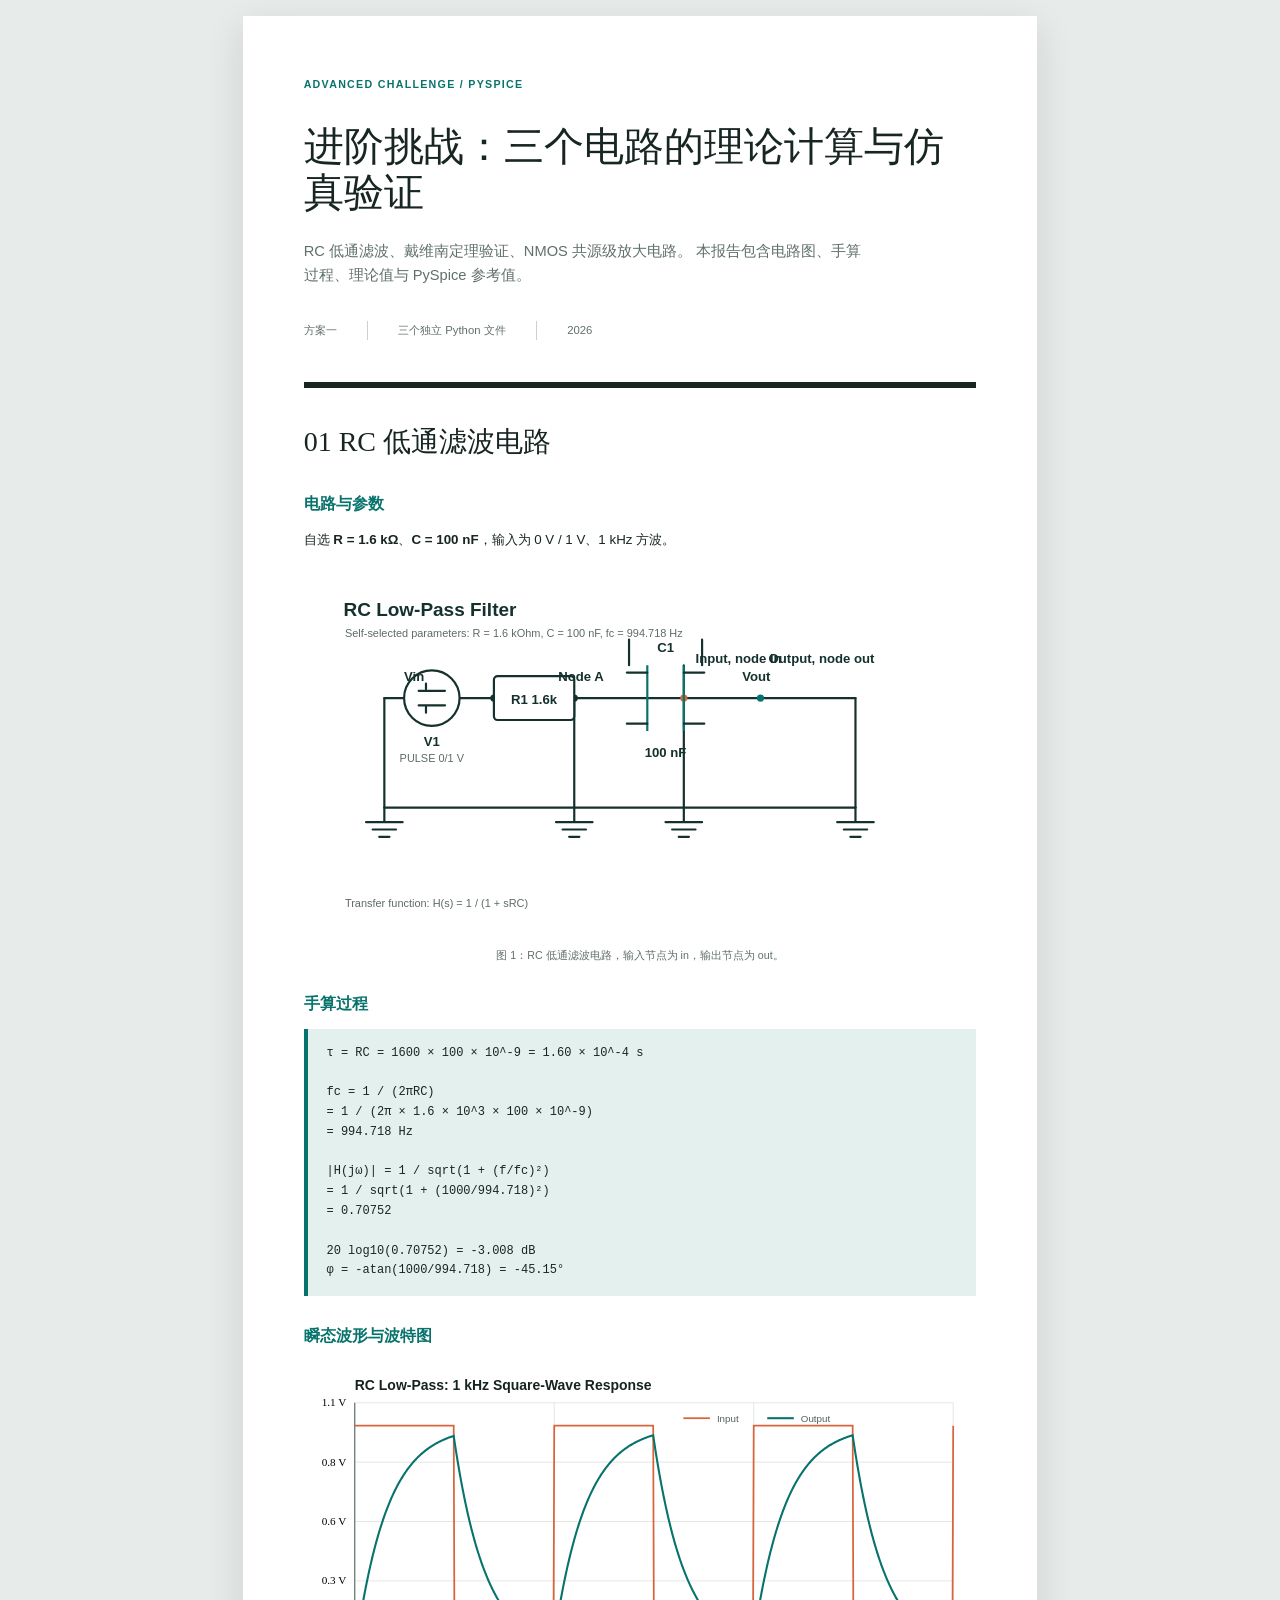
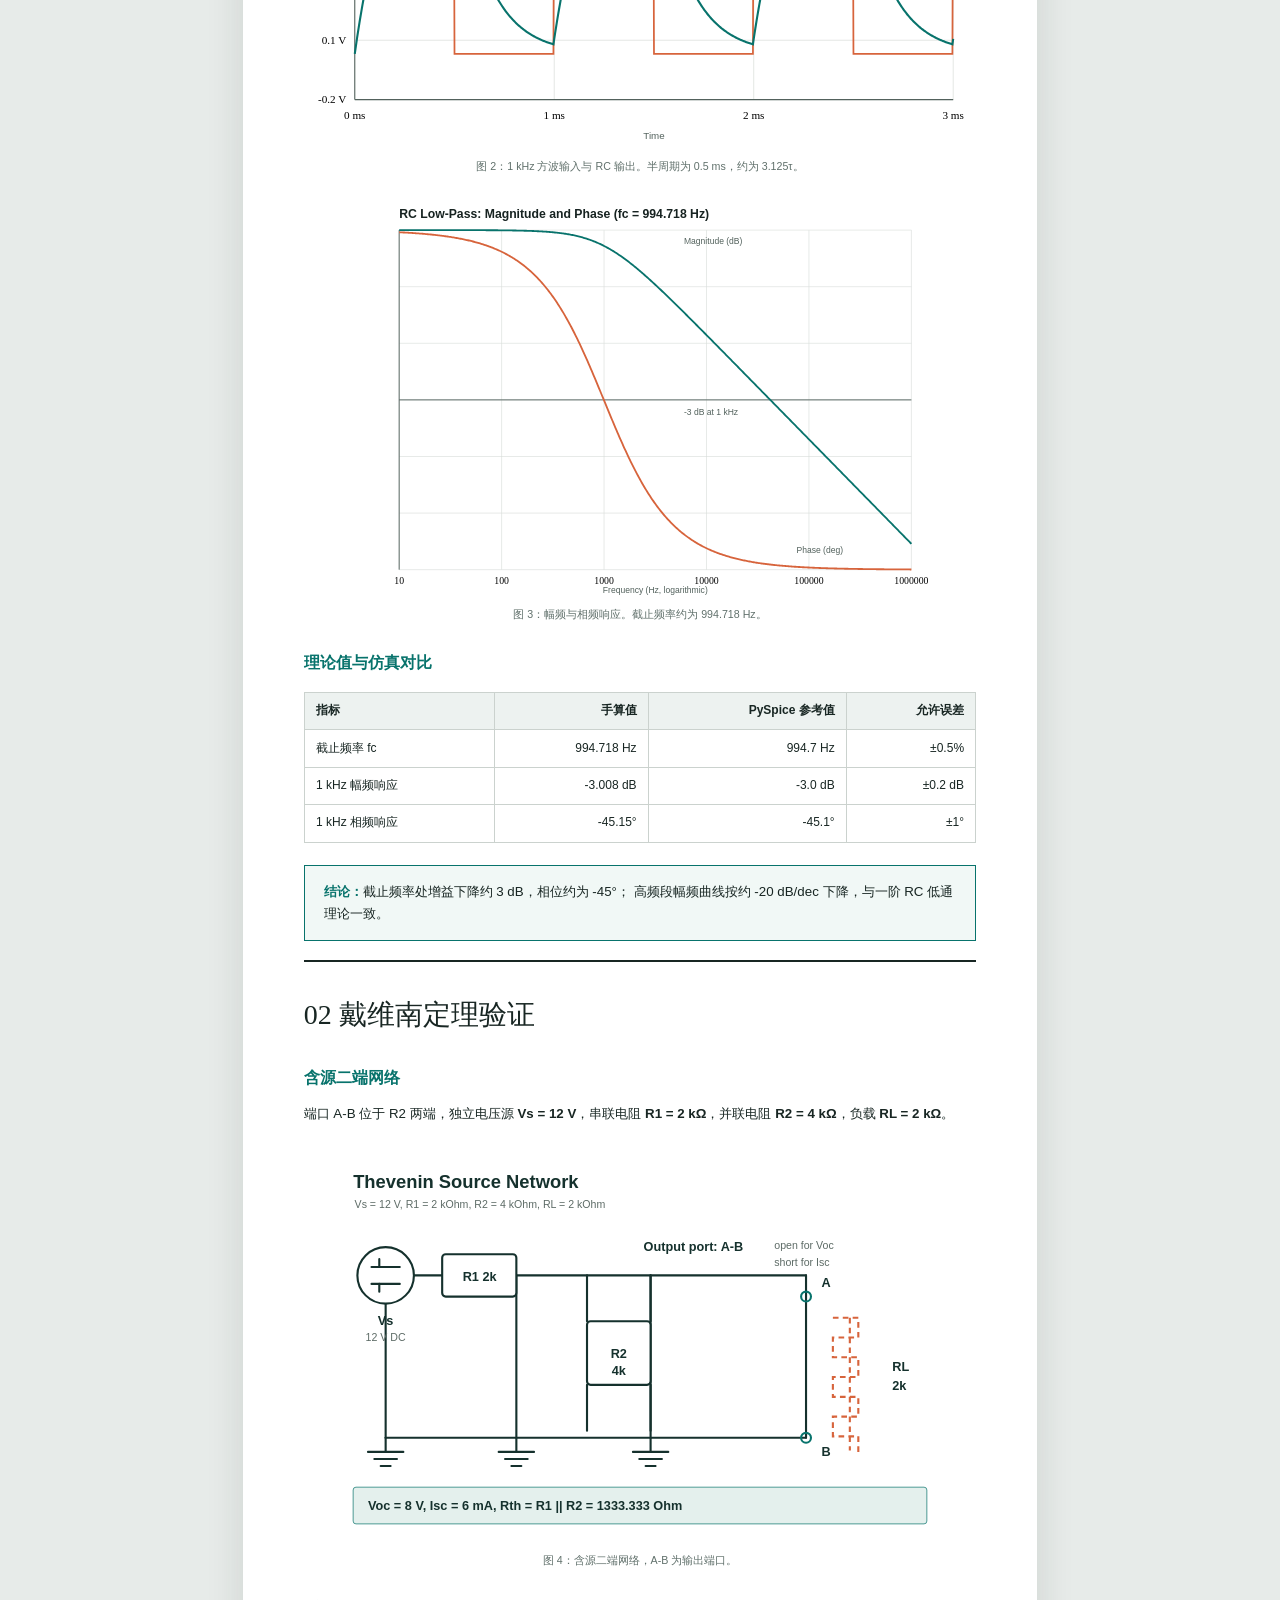
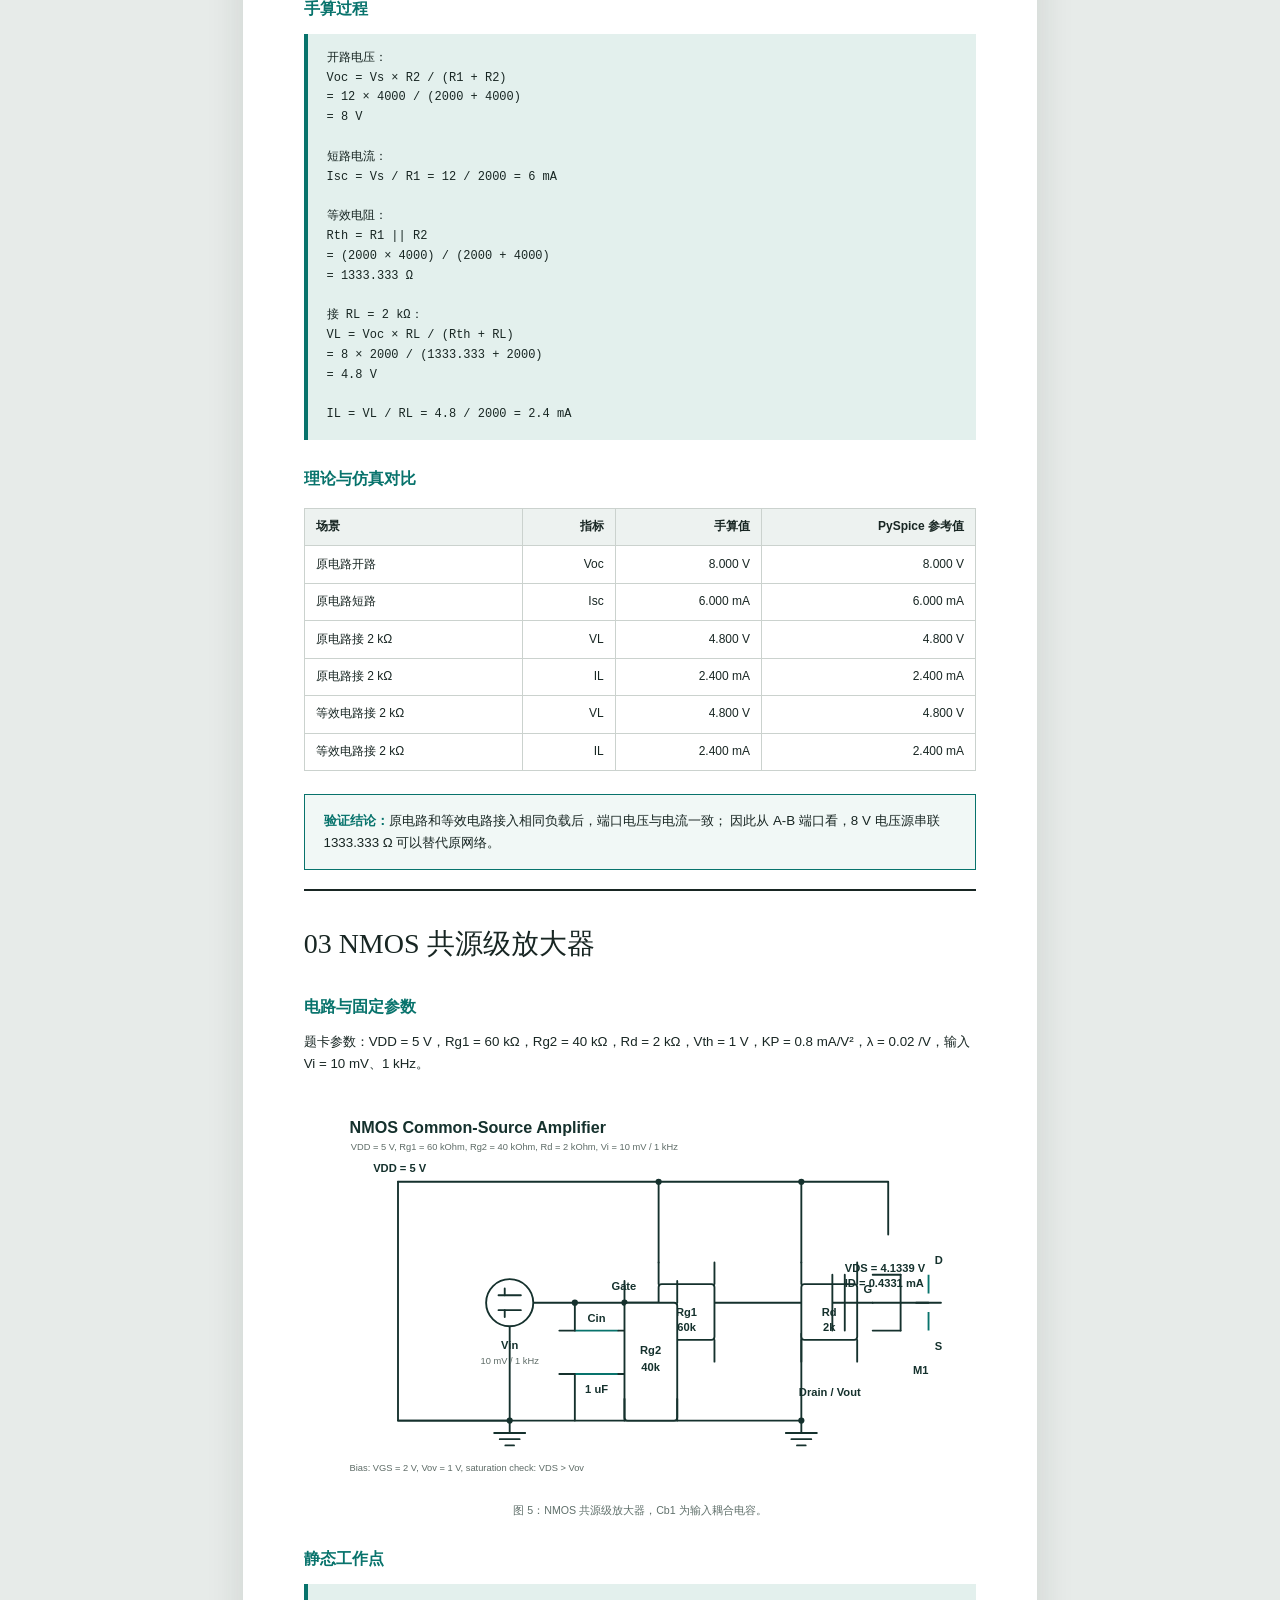
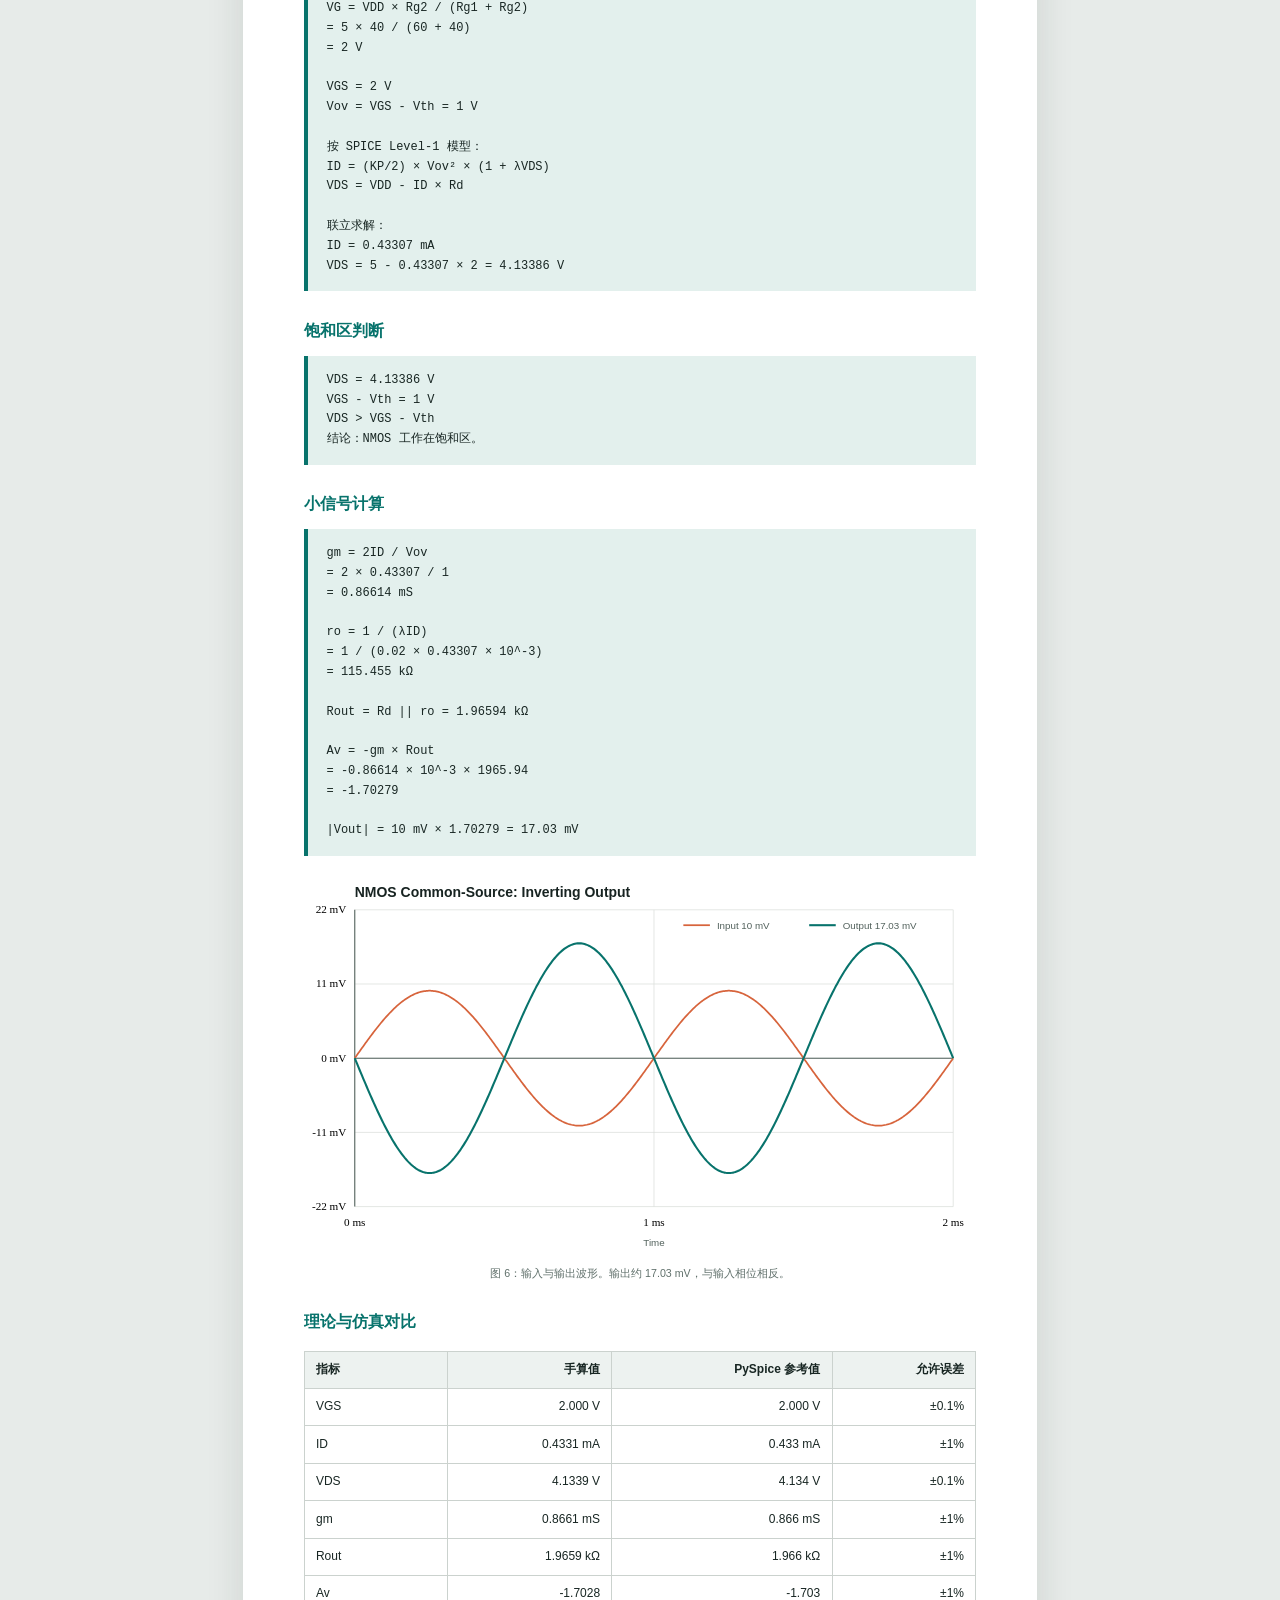
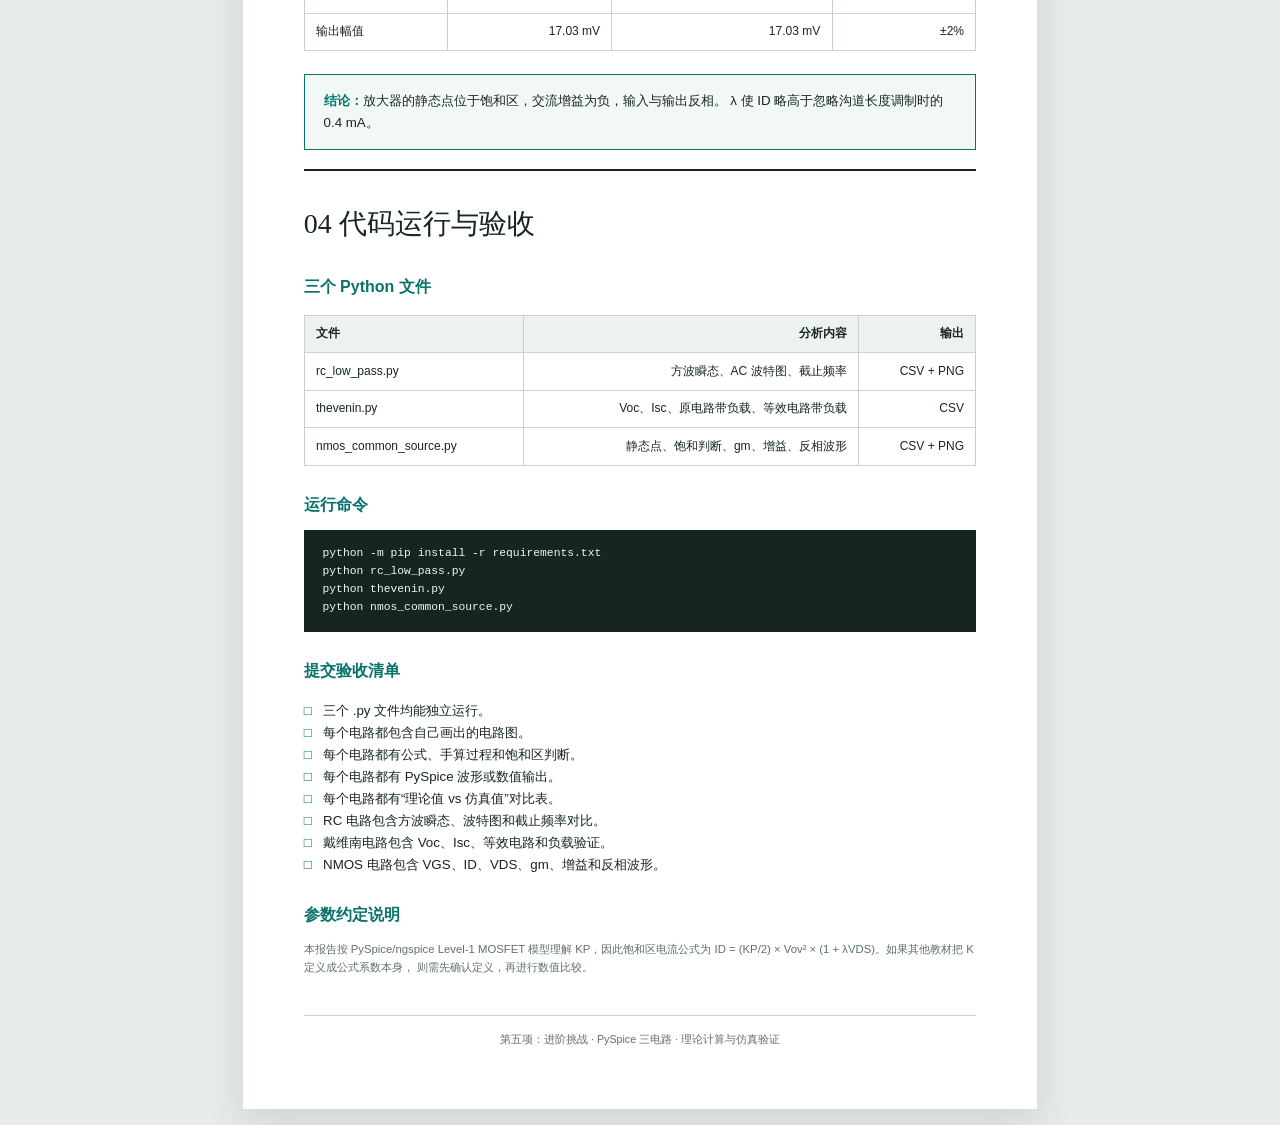
<file: fifth-advanced-challenge/report.html>
<!doctype html>
<html lang="zh-CN">
<head>
  <meta charset="utf-8">
  <meta name="viewport" content="width=device-width, initial-scale=1">
  <title>第五项：进阶挑战三电路报告</title>
  <link rel="stylesheet" href="report.css">
</head>
<body>
  <main class="report">
    <header class="cover">
      <p class="eyebrow">ADVANCED CHALLENGE / PYSPICE</p>
      <h1>进阶挑战：三个电路的理论计算与仿真验证</h1>
      <p class="subtitle">
        RC 低通滤波、戴维南定理验证、NMOS 共源级放大电路。
        本报告包含电路图、手算过程、理论值与 PySpice 参考值。
      </p>
      <div class="meta">
        <span>方案一</span>
        <span>三个独立 Python 文件</span>
        <span>2026</span>
      </div>
    </header>

    <section>
      <h2>01 RC 低通滤波电路</h2>

      <h3>电路与参数</h3>
      <p>自选 <strong>R = 1.6 kΩ</strong>、<strong>C = 100 nF</strong>，输入为 0 V / 1 V、1 kHz 方波。</p>
      <figure>
        <img src="figures/rc_low_pass_circuit.svg" alt="RC 低通滤波电路图">
        <figcaption>图 1：RC 低通滤波电路，输入节点为 in，输出节点为 out。</figcaption>
      </figure>

      <h3>手算过程</h3>
      <div class="formula">τ = RC = 1600 × 100 × 10^-9 = 1.60 × 10^-4 s

fc = 1 / (2πRC)
   = 1 / (2π × 1.6 × 10^3 × 100 × 10^-9)
   = 994.718 Hz

|H(jω)| = 1 / sqrt(1 + (f/fc)²)
        = 1 / sqrt(1 + (1000/994.718)²)
        = 0.70752

20 log10(0.70752) = -3.008 dB
φ = -atan(1000/994.718) = -45.15°</div>

      <h3>瞬态波形与波特图</h3>
      <figure>
        <img src="figures/rc_transient_reference.svg" alt="RC 方波瞬态波形">
        <figcaption>图 2：1 kHz 方波输入与 RC 输出。半周期为 0.5 ms，约为 3.125τ。</figcaption>
      </figure>
      <figure>
        <img src="figures/rc_bode_reference.svg" alt="RC 低通滤波器波特图">
        <figcaption>图 3：幅频与相频响应。截止频率约为 994.718 Hz。</figcaption>
      </figure>

      <h3>理论值与仿真对比</h3>
      <table>
        <thead>
          <tr><th>指标</th><th>手算值</th><th>PySpice 参考值</th><th>允许误差</th></tr>
        </thead>
        <tbody>
          <tr><td>截止频率 fc</td><td>994.718 Hz</td><td>994.7 Hz</td><td>±0.5%</td></tr>
          <tr><td>1 kHz 幅频响应</td><td>-3.008 dB</td><td>-3.0 dB</td><td>±0.2 dB</td></tr>
          <tr><td>1 kHz 相频响应</td><td>-45.15°</td><td>-45.1°</td><td>±1°</td></tr>
        </tbody>
      </table>
      <div class="callout">
        <strong>结论：</strong>截止频率处增益下降约 3 dB，相位约为 -45°；
        高频段幅频曲线按约 -20 dB/dec 下降，与一阶 RC 低通理论一致。
      </div>
    </section>

    <section class="page-break">
      <h2>02 戴维南定理验证</h2>

      <h3>含源二端网络</h3>
      <p>端口 A-B 位于 R2 两端，独立电压源 <strong>Vs = 12 V</strong>，串联电阻 <strong>R1 = 2 kΩ</strong>，并联电阻 <strong>R2 = 4 kΩ</strong>，负载 <strong>RL = 2 kΩ</strong>。</p>
      <figure>
        <img src="figures/thevenin_circuit.svg" alt="戴维南等效验证电路">
        <figcaption>图 4：含源二端网络，A-B 为输出端口。</figcaption>
      </figure>

      <h3>手算过程</h3>
      <div class="formula">开路电压：
Voc = Vs × R2 / (R1 + R2)
    = 12 × 4000 / (2000 + 4000)
    = 8 V

短路电流：
Isc = Vs / R1 = 12 / 2000 = 6 mA

等效电阻：
Rth = R1 || R2
    = (2000 × 4000) / (2000 + 4000)
    = 1333.333 Ω

接 RL = 2 kΩ：
VL = Voc × RL / (Rth + RL)
   = 8 × 2000 / (1333.333 + 2000)
   = 4.8 V

IL = VL / RL = 4.8 / 2000 = 2.4 mA</div>

      <h3>理论与仿真对比</h3>
      <table>
        <thead>
          <tr><th>场景</th><th>指标</th><th>手算值</th><th>PySpice 参考值</th></tr>
        </thead>
        <tbody>
          <tr><td>原电路开路</td><td>Voc</td><td>8.000 V</td><td>8.000 V</td></tr>
          <tr><td>原电路短路</td><td>Isc</td><td>6.000 mA</td><td>6.000 mA</td></tr>
          <tr><td>原电路接 2 kΩ</td><td>VL</td><td>4.800 V</td><td>4.800 V</td></tr>
          <tr><td>原电路接 2 kΩ</td><td>IL</td><td>2.400 mA</td><td>2.400 mA</td></tr>
          <tr><td>等效电路接 2 kΩ</td><td>VL</td><td>4.800 V</td><td>4.800 V</td></tr>
          <tr><td>等效电路接 2 kΩ</td><td>IL</td><td>2.400 mA</td><td>2.400 mA</td></tr>
        </tbody>
      </table>
      <div class="callout">
        <strong>验证结论：</strong>原电路和等效电路接入相同负载后，端口电压与电流一致；
        因此从 A-B 端口看，8 V 电压源串联 1333.333 Ω 可以替代原网络。
      </div>
    </section>

    <section class="page-break">
      <h2>03 NMOS 共源级放大器</h2>

      <h3>电路与固定参数</h3>
      <p>题卡参数：VDD = 5 V，Rg1 = 60 kΩ，Rg2 = 40 kΩ，Rd = 2 kΩ，Vth = 1 V，KP = 0.8 mA/V²，λ = 0.02 /V，输入 Vi = 10 mV、1 kHz。</p>
      <figure>
        <img src="figures/nmos_common_source.svg" alt="NMOS 共源级放大电路">
        <figcaption>图 5：NMOS 共源级放大器，Cb1 为输入耦合电容。</figcaption>
      </figure>

      <h3>静态工作点</h3>
      <div class="formula">VG = VDD × Rg2 / (Rg1 + Rg2)
   = 5 × 40 / (60 + 40)
   = 2 V

VGS = 2 V
Vov = VGS - Vth = 1 V

按 SPICE Level-1 模型：
ID  = (KP/2) × Vov² × (1 + λVDS)
VDS = VDD - ID × Rd

联立求解：
ID  = 0.43307 mA
VDS = 5 - 0.43307 × 2 = 4.13386 V</div>

      <h3>饱和区判断</h3>
      <div class="formula">VDS = 4.13386 V
VGS - Vth = 1 V
VDS &gt; VGS - Vth
结论：NMOS 工作在饱和区。</div>

      <h3>小信号计算</h3>
      <div class="formula">gm = 2ID / Vov
   = 2 × 0.43307 / 1
   = 0.86614 mS

ro = 1 / (λID)
   = 1 / (0.02 × 0.43307 × 10^-3)
   = 115.455 kΩ

Rout = Rd || ro = 1.96594 kΩ

Av = -gm × Rout
   = -0.86614 × 10^-3 × 1965.94
   = -1.70279

|Vout| = 10 mV × 1.70279 = 17.03 mV</div>

      <figure>
        <img src="figures/nmos_transient_reference.svg" alt="NMOS 共源级输入输出波形">
        <figcaption>图 6：输入与输出波形。输出约 17.03 mV，与输入相位相反。</figcaption>
      </figure>

      <h3>理论与仿真对比</h3>
      <table>
        <thead>
          <tr><th>指标</th><th>手算值</th><th>PySpice 参考值</th><th>允许误差</th></tr>
        </thead>
        <tbody>
          <tr><td>VGS</td><td>2.000 V</td><td>2.000 V</td><td>±0.1%</td></tr>
          <tr><td>ID</td><td>0.4331 mA</td><td>0.433 mA</td><td>±1%</td></tr>
          <tr><td>VDS</td><td>4.1339 V</td><td>4.134 V</td><td>±0.1%</td></tr>
          <tr><td>gm</td><td>0.8661 mS</td><td>0.866 mS</td><td>±1%</td></tr>
          <tr><td>Rout</td><td>1.9659 kΩ</td><td>1.966 kΩ</td><td>±1%</td></tr>
          <tr><td>Av</td><td>-1.7028</td><td>-1.703</td><td>±1%</td></tr>
          <tr><td>输出幅值</td><td>17.03 mV</td><td>17.03 mV</td><td>±2%</td></tr>
        </tbody>
      </table>
      <div class="callout">
        <strong>结论：</strong>放大器的静态点位于饱和区，交流增益为负，输入与输出反相。
        λ 使 ID 略高于忽略沟道长度调制时的 0.4 mA。
      </div>
    </section>

    <section class="page-break">
      <h2>04 代码运行与验收</h2>

      <h3>三个 Python 文件</h3>
      <table>
        <thead>
          <tr><th>文件</th><th>分析内容</th><th>输出</th></tr>
        </thead>
        <tbody>
          <tr><td>rc_low_pass.py</td><td>方波瞬态、AC 波特图、截止频率</td><td>CSV + PNG</td></tr>
          <tr><td>thevenin.py</td><td>Voc、Isc、原电路带负载、等效电路带负载</td><td>CSV</td></tr>
          <tr><td>nmos_common_source.py</td><td>静态点、饱和判断、gm、增益、反相波形</td><td>CSV + PNG</td></tr>
        </tbody>
      </table>

      <h3>运行命令</h3>
      <div class="code">python -m pip install -r requirements.txt
python rc_low_pass.py
python thevenin.py
python nmos_common_source.py</div>

      <h3>提交验收清单</h3>
      <ul class="checklist">
        <li>三个 .py 文件均能独立运行。</li>
        <li>每个电路都包含自己画出的电路图。</li>
        <li>每个电路都有公式、手算过程和饱和区判断。</li>
        <li>每个电路都有 PySpice 波形或数值输出。</li>
        <li>每个电路都有“理论值 vs 仿真值”对比表。</li>
        <li>RC 电路包含方波瞬态、波特图和截止频率对比。</li>
        <li>戴维南电路包含 Voc、Isc、等效电路和负载验证。</li>
        <li>NMOS 电路包含 VGS、ID、VDS、gm、增益和反相波形。</li>
      </ul>

      <h3>参数约定说明</h3>
      <p class="small">
        本报告按 PySpice/ngspice Level-1 MOSFET 模型理解 KP，因此饱和区电流公式为
        ID = (KP/2) × Vov² × (1 + λVDS)。如果其他教材把 K 定义成公式系数本身，
        则需先确认定义，再进行数值比较。
      </p>

      <footer class="footer">
        第五项：进阶挑战 · PySpice 三电路 · 理论计算与仿真验证
      </footer>
    </section>
  </main>
</body>
</html>
</file>
<file: fifth-advanced-challenge/report.css>
@page {
  size: A4;
  margin: 14mm 14mm 16mm;
}

:root {
  --ink: #182623;
  --muted: #60706b;
  --line: #cbd2ce;
  --teal: #08736c;
  --teal-soft: #e3f0ed;
  --orange: #d7643c;
  --paper: #fff;
}

* {
  box-sizing: border-box;
}

body {
  margin: 0;
  background: #e7ebe9;
  color: var(--ink);
  font-family: "Noto Sans SC", "Microsoft YaHei", "PingFang SC", sans-serif;
  font-size: 10pt;
  line-height: 1.65;
  print-color-adjust: exact;
  -webkit-print-color-adjust: exact;
}

.report {
  width: 210mm;
  margin: 16px auto;
  padding: 16mm;
  background: var(--paper);
  box-shadow: 0 12px 36px rgb(24 38 35 / 12%);
}

.cover {
  min-height: 82mm;
  padding-bottom: 9mm;
  border-bottom: 4px solid var(--ink);
}

.eyebrow {
  margin: 0 0 8mm;
  color: var(--teal);
  font-family: "Segoe UI", sans-serif;
  font-size: 8pt;
  font-weight: 700;
  letter-spacing: 0.12em;
}

h1 {
  margin: 0;
  font-family: Georgia, "Times New Roman", "Songti SC", serif;
  font-size: 30pt;
  font-weight: 500;
  line-height: 1.15;
}

.subtitle {
  max-width: 150mm;
  margin: 6mm 0 0;
  color: var(--muted);
  font-size: 11pt;
}

.meta {
  display: flex;
  gap: 8mm;
  margin-top: 9mm;
  color: var(--muted);
  font-size: 8.5pt;
}

.meta span {
  padding-right: 8mm;
  border-right: 1px solid var(--line);
}

.meta span:last-child {
  border-right: 0;
}

h2 {
  margin: 0 0 5mm;
  padding-top: 8mm;
  border-top: 2px solid var(--ink);
  font-family: Georgia, "Times New Roman", "Songti SC", serif;
  font-size: 21pt;
  font-weight: 500;
  break-after: avoid;
}

h3 {
  margin: 7mm 0 3mm;
  color: var(--teal);
  font-size: 12pt;
  break-after: avoid;
}

p {
  margin: 0 0 3mm;
}

.formula {
  margin: 3mm 0 5mm;
  padding: 4mm 5mm;
  border-left: 4px solid var(--teal);
  background: var(--teal-soft);
  font-family: Consolas, "Courier New", monospace;
  font-size: 9pt;
  line-height: 1.65;
  white-space: pre-line;
}

figure {
  margin: 6mm 0 7mm;
  break-inside: avoid;
}

figure img {
  display: block;
  width: 100%;
  max-height: 105mm;
  object-fit: contain;
}

figcaption {
  margin-top: 2mm;
  color: var(--muted);
  font-size: 8pt;
  text-align: center;
}

table {
  width: 100%;
  margin: 4mm 0 6mm;
  border-collapse: collapse;
  font-size: 9pt;
  break-inside: avoid;
}

th,
td {
  padding: 2.2mm 3mm;
  border: 1px solid var(--line);
  text-align: left;
}

th {
  background: #edf2f0;
  font-weight: 700;
}

td:not(:first-child),
th:not(:first-child) {
  text-align: right;
}

.callout {
  margin: 5mm 0;
  padding: 4mm 5mm;
  border: 1px solid var(--teal);
  background: #f1f8f6;
}

.callout strong {
  color: var(--teal);
}

.code {
  margin: 3mm 0 5mm;
  padding: 4mm 5mm;
  overflow-wrap: anywhere;
  background: #172522;
  color: #eef6f4;
  font-family: Consolas, "Courier New", monospace;
  font-size: 8.5pt;
  line-height: 1.58;
  white-space: pre-wrap;
}

.two-column {
  display: grid;
  grid-template-columns: 1fr 1fr;
  gap: 8mm;
}

.page-break {
  break-before: page;
}

.checklist {
  margin: 4mm 0;
  padding: 0;
  list-style: none;
}

.checklist li::before {
  content: "□";
  margin-right: 3mm;
  color: var(--teal);
}

.small {
  color: var(--muted);
  font-size: 8.5pt;
}

.footer {
  margin-top: 10mm;
  padding-top: 4mm;
  border-top: 1px solid var(--line);
  color: var(--muted);
  font-size: 8pt;
  text-align: center;
}

@media print {
  body {
    background: #fff;
    font-size: 9pt;
  }

  .report {
    width: auto;
    margin: 0;
    padding: 0;
    box-shadow: none;
  }

  h2 {
    padding-top: 6mm;
  }
}
</file>
